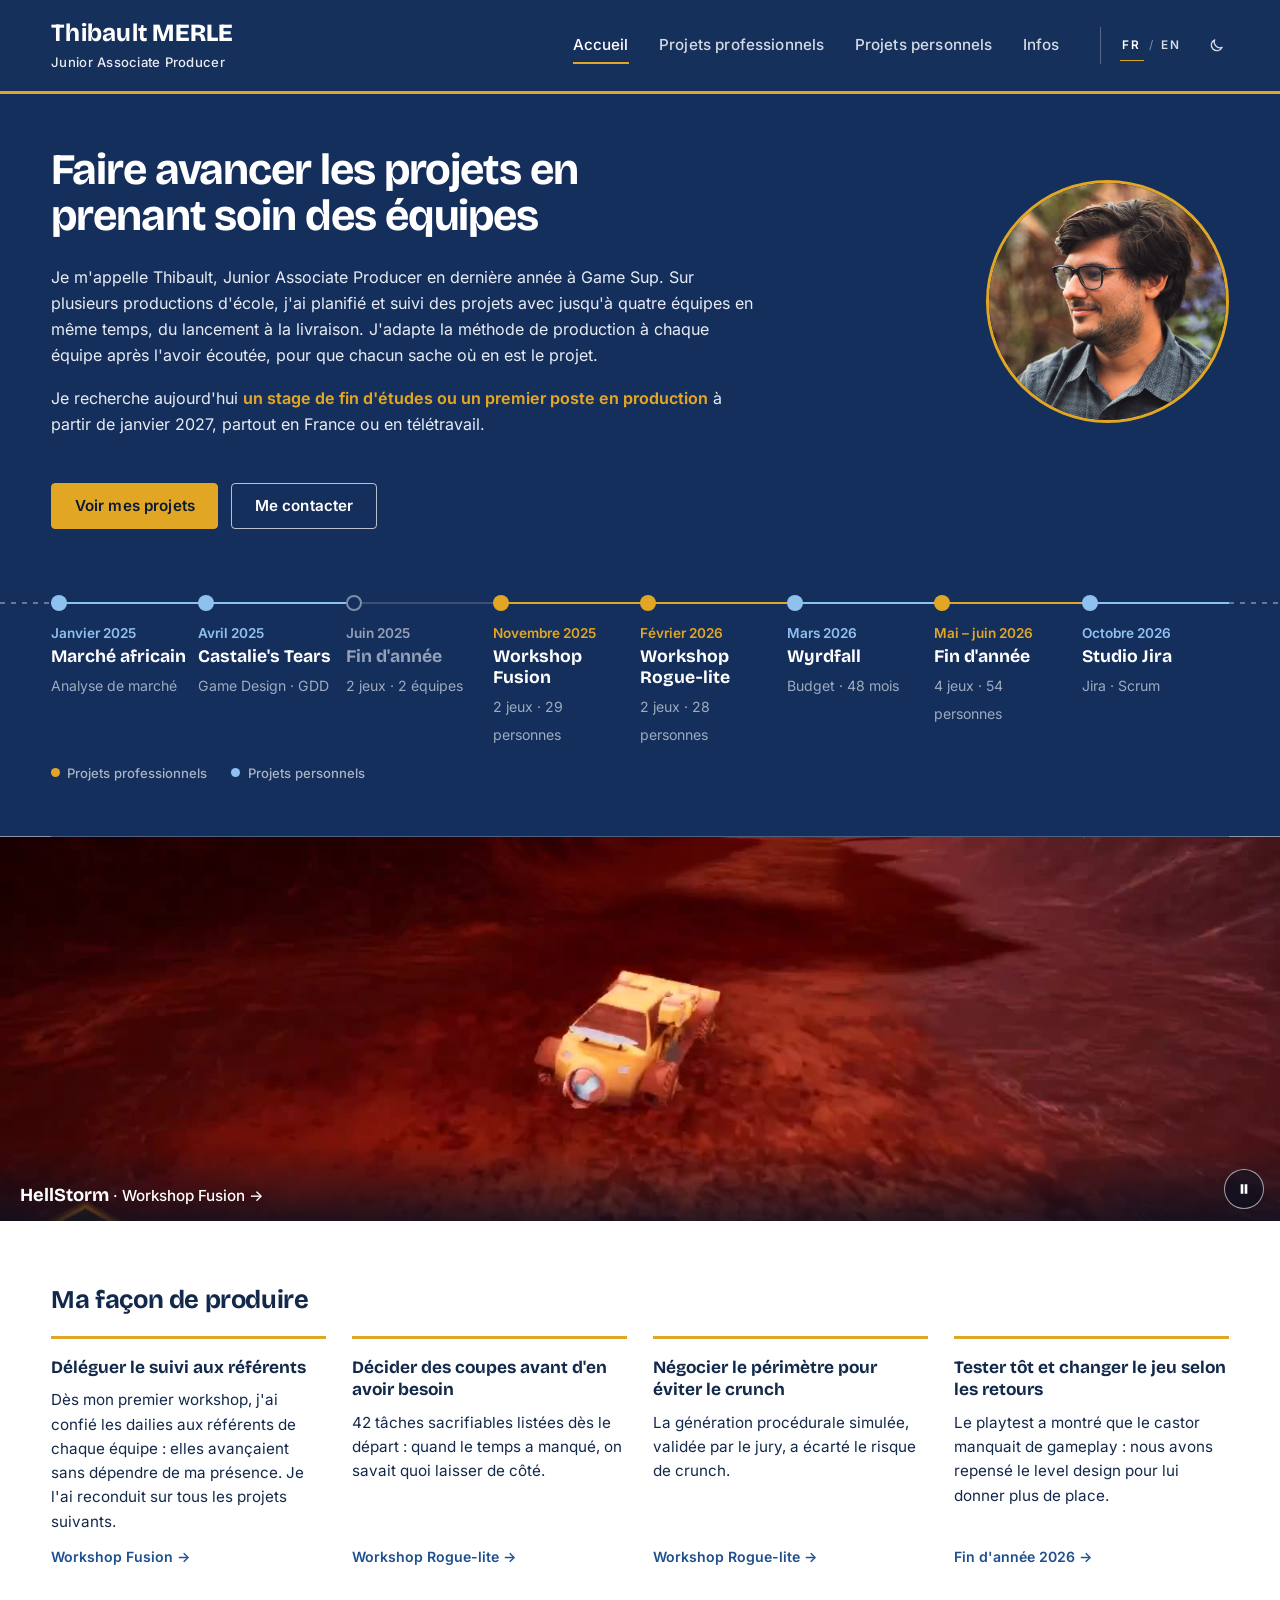
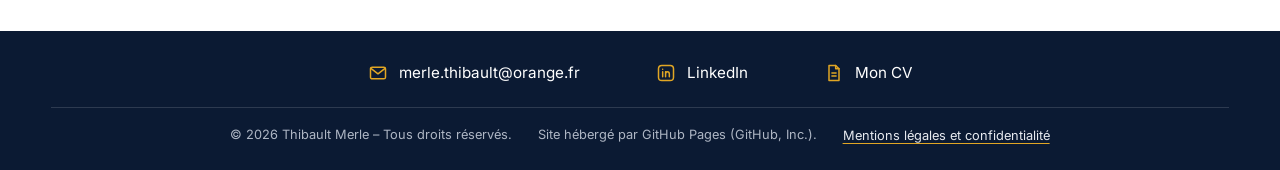
<file: index.html>
<!DOCTYPE html>
<html lang="fr">
<head>
<meta charset="utf-8">
<meta name="viewport" content="width=device-width, initial-scale=1, viewport-fit=cover">
<meta http-equiv="Content-Security-Policy" content="default-src 'self'; script-src 'self'; style-src 'self'; font-src 'self'; img-src 'self' data:; connect-src 'self'; object-src 'none'; base-uri 'self'; form-action 'none'; upgrade-insecure-requests">
<meta name="referrer" content="strict-origin-when-cross-origin">
<title>Thibault Merle – Junior Associate Producer</title>
<meta name="description" content="Portfolio de Thibault Merle, Junior Associate Producer dans le jeu vidéo : productions menées à Game Sup, planification agile, budget et suivi d'équipes.">
<meta name="author" content="Thibault Merle">
<meta name="theme-color" content="#152F5C">
<link rel="canonical" href="https://merlethibaultproducer.github.io/">
<link rel="icon" href="favicon.svg" type="image/svg+xml">
<!-- Aperçu lors du partage du lien (LinkedIn, Discord, messageries…) -->
<meta property="og:type" content="website">
<meta property="og:site_name" content="Thibault Merle – Portfolio">
<meta property="og:title" content="Thibault Merle – Junior Associate Producer">
<meta property="og:description" content="Productions de jeux vidéo, planification agile, budget et suivi d'équipes : mon portfolio de producer.">
<meta property="og:url" content="https://merlethibaultproducer.github.io/">
<meta property="og:image" content="https://merlethibaultproducer.github.io/images/apercu-partage.jpg">
<meta property="og:image:width" content="1200">
<meta property="og:image:height" content="630">
<meta property="og:image:alt" content="Thibault Merle, Junior Associate Producer">
<meta property="og:locale" content="fr_FR">
<meta property="og:locale:alternate" content="en_GB">
<meta name="twitter:card" content="summary_large_image">
<link rel="stylesheet" href="css/style.css?v=20261108-2222">
</head>

<body>
<a class="skip" href="#view">Aller au contenu</a>
<header class="top"><div class="wrap">
  <a class="brand" data-go="#/" role="link" tabindex="0" id="brand"></a>
  <nav aria-label="Navigation principale"><ul id="nav"></ul></nav>
</div></header>
<main><div class="wrap" id="view"></div></main>
<div id="lb" role="dialog" aria-modal="true" aria-label="Image agrandie"><button type="button" aria-label="Fermer">×</button><img alt=""><p></p></div>
<footer><div class="wrap">
  <h2 id="h-contact" class="sr">Contact</h2><div class="contact-row" id="contact"></div>
  <h2 id="h-legal" class="sr">Informations légales</h2><div class="legal-row" id="legal"></div>
</div></footer>

<script src="js/images-m.js?v=20261108-2222"></script>
<script src="js/contenu.js?v=20261108-2222"></script>
<script src="js/app.js?v=20261108-2222"></script>
</body>
</html>
</file>
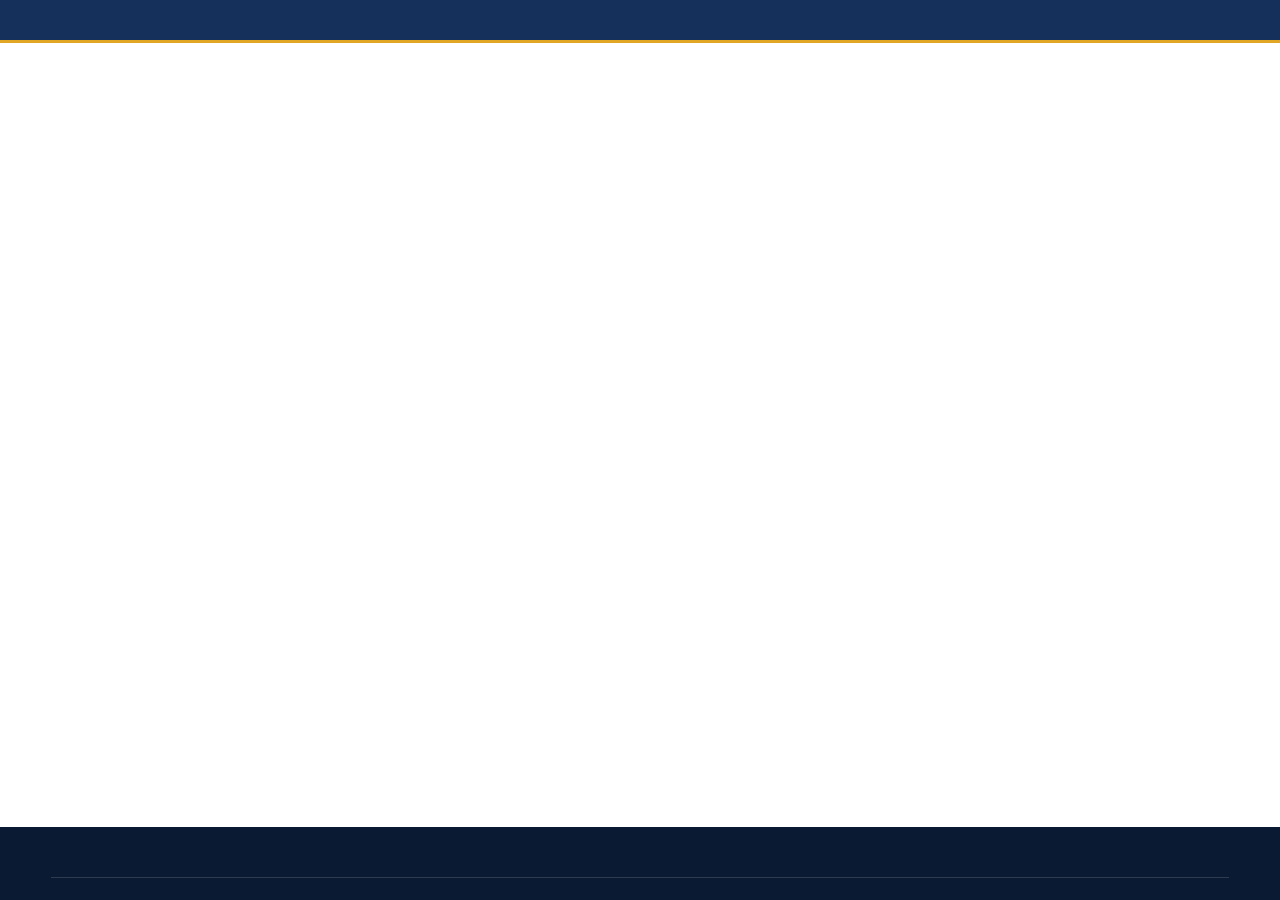
<file: projets/castalie-s-tears.html>
<!DOCTYPE html>
<html lang="fr">
<head>
<meta charset="utf-8">
<meta name="viewport" content="width=device-width, initial-scale=1">
<title>Castalie&#x27;s Tears – Thibault Merle</title>
<meta name="description" content="Le Game Design Document d&#x27;un RPG au tour par tour d&#x27;inspiration mythologique, de la boucle de jeu jusqu&#x27;à un niveau de Narrative Design.">
<link rel="canonical" href="https://merlethibaultproducer.github.io/projets/castalie-s-tears.html">
<meta property="og:type" content="article">
<meta property="og:site_name" content="Thibault Merle – Portfolio">
<meta property="og:title" content="Castalie&#x27;s Tears">
<meta property="og:description" content="Le Game Design Document d&#x27;un RPG au tour par tour d&#x27;inspiration mythologique, de la boucle de jeu jusqu&#x27;à un niveau de Narrative Design.">
<meta property="og:url" content="https://merlethibaultproducer.github.io/projets/castalie-s-tears.html">
<meta property="og:image" content="https://merlethibaultproducer.github.io/images/castalie-thumb.jpg">
<meta name="twitter:card" content="summary_large_image">
<meta http-equiv="refresh" content="0; url=../#/perso/castalie-s-tears">
</head>
<body><p><a href="../#/perso/castalie-s-tears">Castalie&#x27;s Tears</a></p></body>
</html>
</file>
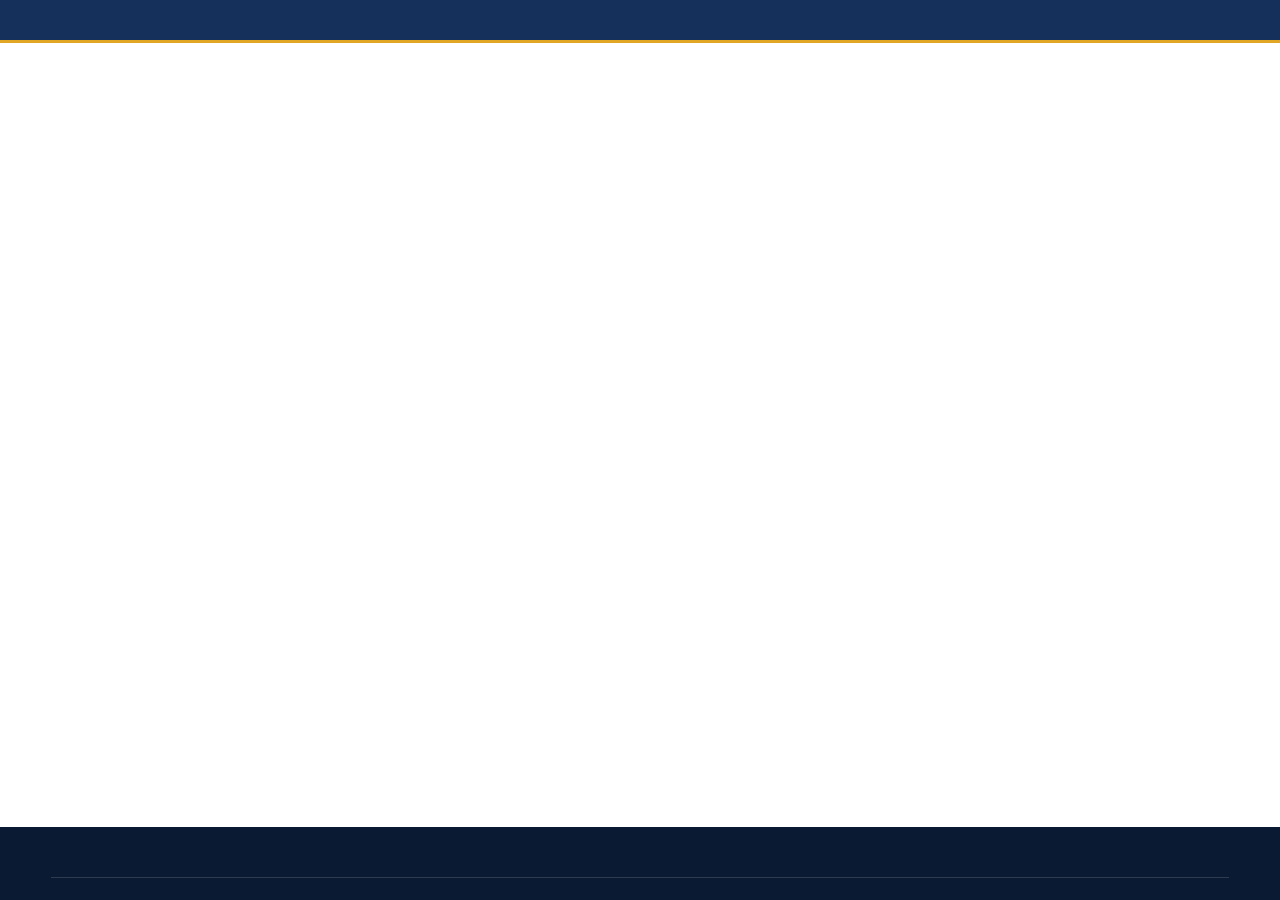
<file: projets/le-marche-africain-du-jeu-video-le-cas-du-nigeria.html>
<!DOCTYPE html>
<html lang="fr">
<head>
<meta charset="utf-8">
<meta name="viewport" content="width=device-width, initial-scale=1">
<title>Le marché africain du jeu vidéo : le cas du Nigéria – Thibault Merle</title>
<meta name="description" content="Une étude du marché africain du jeu vidéo à travers le Nigéria, où le mobile et le public local dessinent un modèle à part, encore freiné par les infrastructures.">
<link rel="canonical" href="https://merlethibaultproducer.github.io/projets/le-marche-africain-du-jeu-video-le-cas-du-nigeria.html">
<meta property="og:type" content="article">
<meta property="og:site_name" content="Thibault Merle – Portfolio">
<meta property="og:title" content="Le marché africain du jeu vidéo : le cas du Nigéria">
<meta property="og:description" content="Une étude du marché africain du jeu vidéo à travers le Nigéria, où le mobile et le public local dessinent un modèle à part, encore freiné par les infrastructures.">
<meta property="og:url" content="https://merlethibaultproducer.github.io/projets/le-marche-africain-du-jeu-video-le-cas-du-nigeria.html">
<meta property="og:image" content="https://merlethibaultproducer.github.io/images/nigeria-thumb.jpg">
<meta name="twitter:card" content="summary_large_image">
<meta http-equiv="refresh" content="0; url=../#/perso/le-marche-africain-du-jeu-video-le-cas-du-nigeria">
</head>
<body><p><a href="../#/perso/le-marche-africain-du-jeu-video-le-cas-du-nigeria">Le marché africain du jeu vidéo : le cas du Nigéria</a></p></body>
</html>
</file>
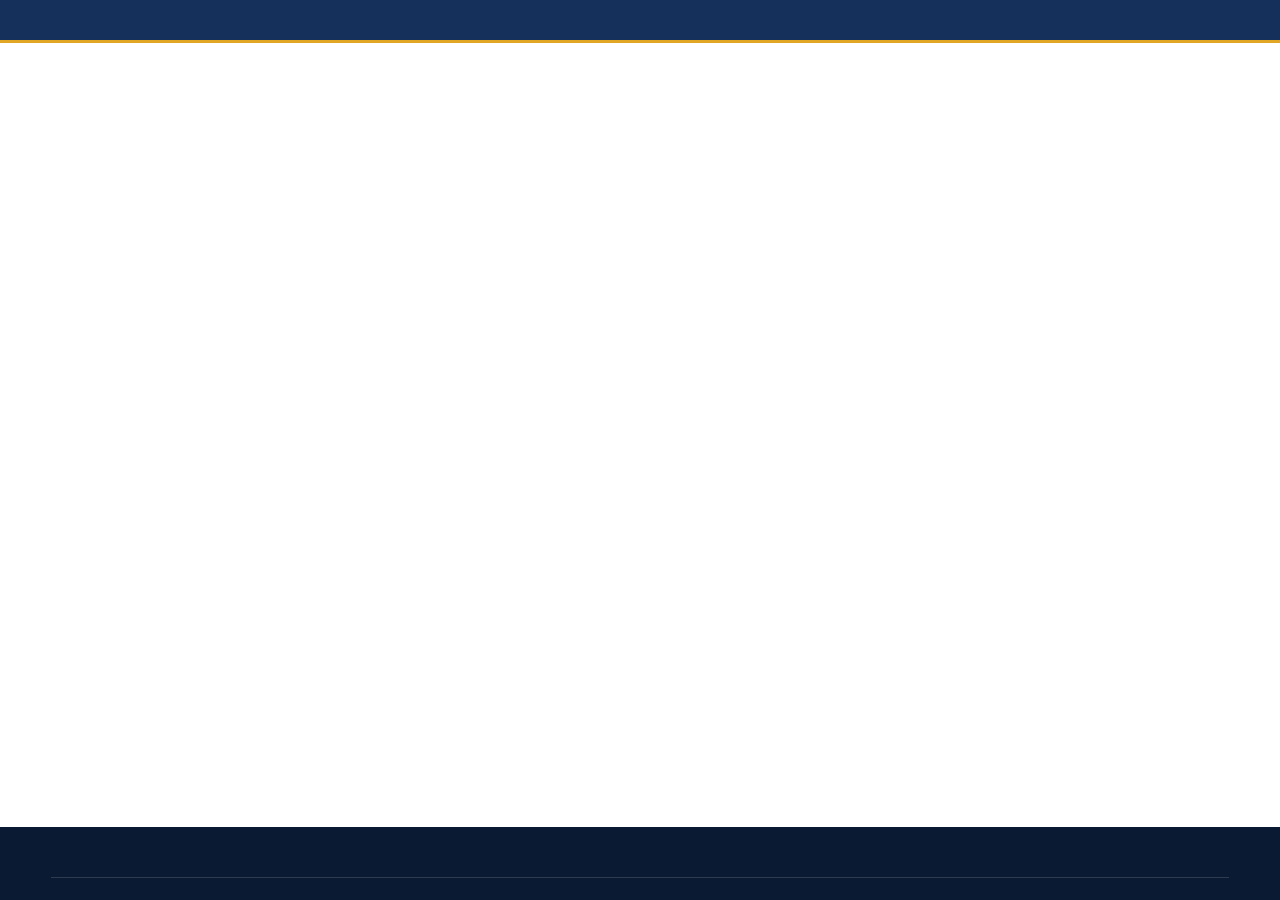
<file: projets/projet-jira-et-agile-un-studio-en-mise-en-situation-octobre-2026.html>
<!DOCTYPE html>
<html lang="fr">
<head>
<meta charset="utf-8">
<meta name="viewport" content="width=device-width, initial-scale=1">
<title>Projet Jira et Agile : un studio en mise en situation – Thibault Merle</title>
<meta name="description" content="La production d&#x27;un action-RPG AA fictif, structurée seul dans Jira, des boards au registre des risques.">
<link rel="canonical" href="https://merlethibaultproducer.github.io/projets/projet-jira-et-agile-un-studio-en-mise-en-situation-octobre-2026.html">
<meta property="og:type" content="article">
<meta property="og:site_name" content="Thibault Merle – Portfolio">
<meta property="og:title" content="Projet Jira et Agile : un studio en mise en situation">
<meta property="og:description" content="La production d&#x27;un action-RPG AA fictif, structurée seul dans Jira, des boards au registre des risques.">
<meta property="og:url" content="https://merlethibaultproducer.github.io/projets/projet-jira-et-agile-un-studio-en-mise-en-situation-octobre-2026.html">
<meta property="og:image" content="https://merlethibaultproducer.github.io/images/jira-vignette.jpg">
<meta name="twitter:card" content="summary_large_image">
<meta http-equiv="refresh" content="0; url=../#/perso/projet-jira-et-agile-un-studio-en-mise-en-situation-octobre-2026">
</head>
<body><p><a href="../#/perso/projet-jira-et-agile-un-studio-en-mise-en-situation-octobre-2026">Projet Jira et Agile : un studio en mise en situation</a></p></body>
</html>
</file>
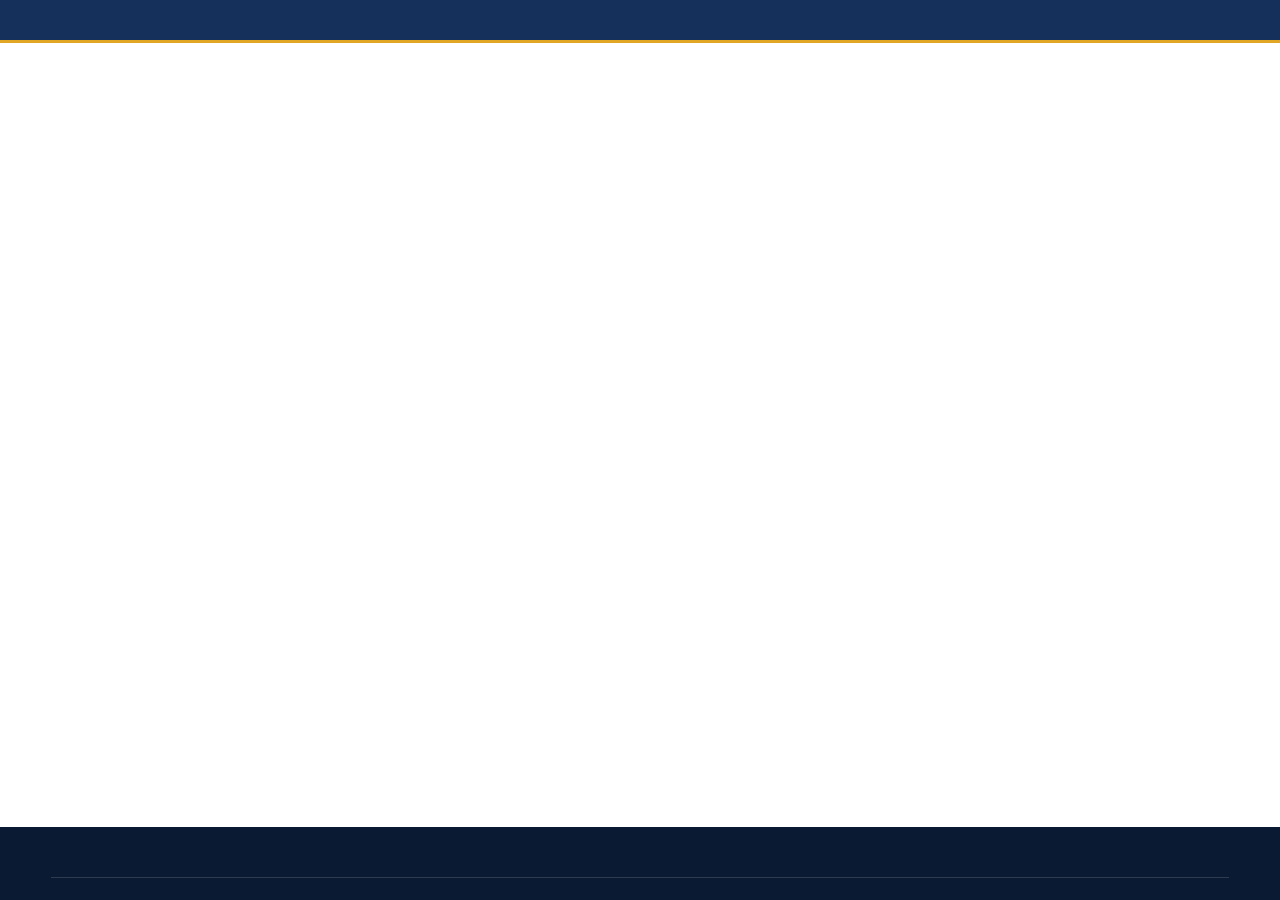
<file: projets/projets-de-fin-d-annee-quatre-jeux-en-parallele-mai-juin-2026.html>
<!DOCTYPE html>
<html lang="fr">
<head>
<meta charset="utf-8">
<meta name="viewport" content="width=device-width, initial-scale=1">
<title>Quatre jeux en parallèle – Thibault Merle</title>
<meta name="description" content="La production d&#x27;une promotion entière par un seul producer, du lancement à la livraison au jury, avec une crise de direction artistique à mi-parcours.">
<link rel="canonical" href="https://merlethibaultproducer.github.io/projets/projets-de-fin-d-annee-quatre-jeux-en-parallele-mai-juin-2026.html">
<meta property="og:type" content="article">
<meta property="og:site_name" content="Thibault Merle – Portfolio">
<meta property="og:title" content="Quatre jeux en parallèle">
<meta property="og:description" content="La production d&#x27;une promotion entière par un seul producer, du lancement à la livraison au jury, avec une crise de direction artistique à mi-parcours.">
<meta property="og:url" content="https://merlethibaultproducer.github.io/projets/projets-de-fin-d-annee-quatre-jeux-en-parallele-mai-juin-2026.html">
<meta property="og:image" content="https://merlethibaultproducer.github.io/images/fin-annee-2026-thumb.jpg">
<meta name="twitter:card" content="summary_large_image">
<meta http-equiv="refresh" content="0; url=../#/pro/projets-de-fin-d-annee-quatre-jeux-en-parallele-mai-juin-2026">
</head>
<body><p><a href="../#/pro/projets-de-fin-d-annee-quatre-jeux-en-parallele-mai-juin-2026">Quatre jeux en parallèle</a></p></body>
</html>
</file>
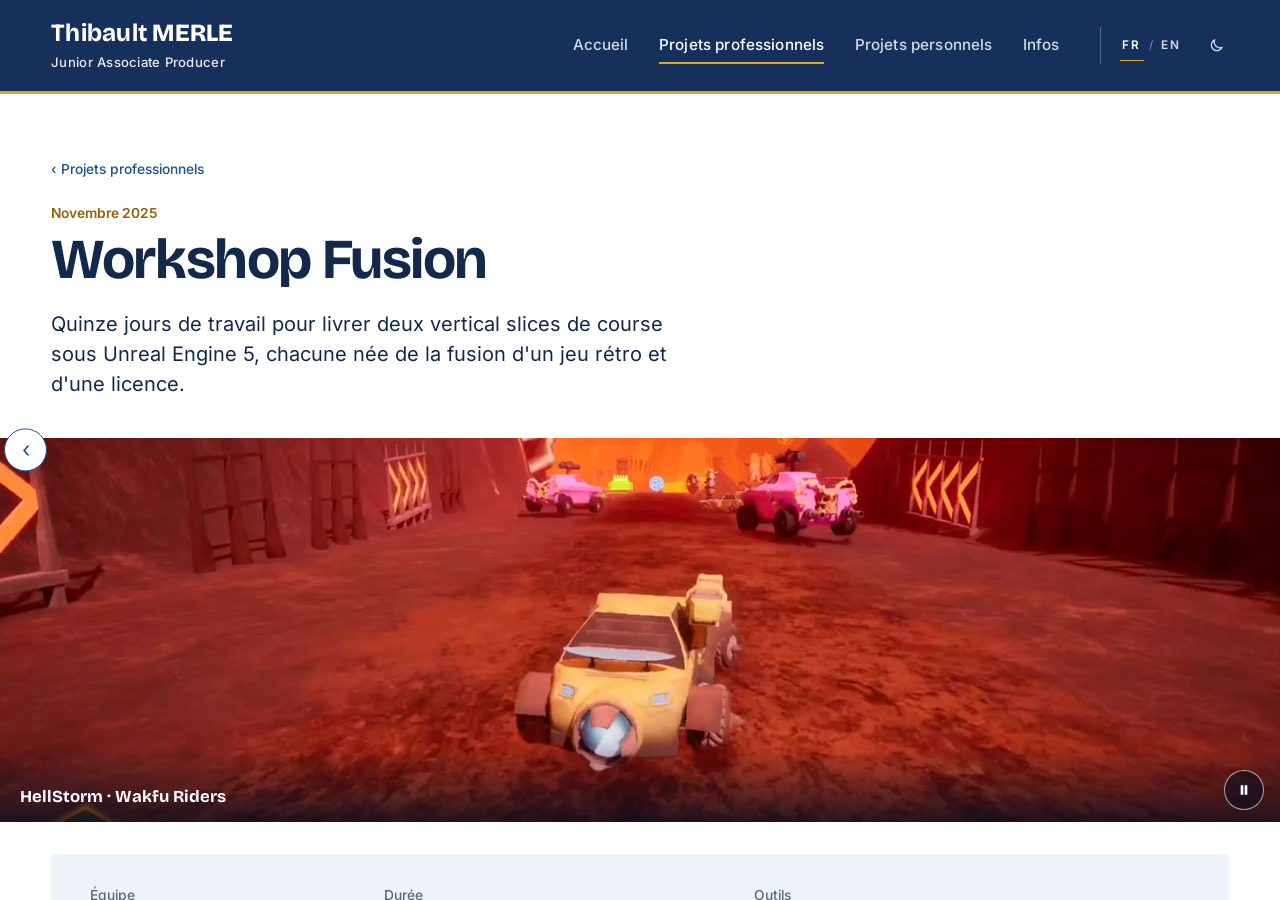
<file: projets/workshop-fusion-novembre-2025.html>
<!DOCTYPE html>
<html lang="fr">
<head>
<meta charset="utf-8">
<meta name="viewport" content="width=device-width, initial-scale=1">
<title>Workshop Fusion – Novembre 2025 – Thibault Merle</title>
<meta name="description" content="Quinze jours de travail pour livrer deux vertical slices de course sous Unreal Engine 5, chacune née de la fusion d&#x27;un jeu rétro et d&#x27;une licence.">
<link rel="canonical" href="https://merlethibaultproducer.github.io/projets/workshop-fusion-novembre-2025.html">
<meta property="og:type" content="article">
<meta property="og:site_name" content="Thibault Merle – Portfolio">
<meta property="og:title" content="Workshop Fusion – Novembre 2025">
<meta property="og:description" content="Quinze jours de travail pour livrer deux vertical slices de course sous Unreal Engine 5, chacune née de la fusion d&#x27;un jeu rétro et d&#x27;une licence.">
<meta property="og:url" content="https://merlethibaultproducer.github.io/projets/workshop-fusion-novembre-2025.html">
<meta property="og:image" content="https://merlethibaultproducer.github.io/images/fusion-thumb.jpg">
<meta name="twitter:card" content="summary_large_image">
<meta http-equiv="refresh" content="0; url=../#/pro/workshop-fusion-novembre-2025">
</head>
<body><p><a href="../#/pro/workshop-fusion-novembre-2025">Workshop Fusion – Novembre 2025</a></p></body>
</html>
</file>
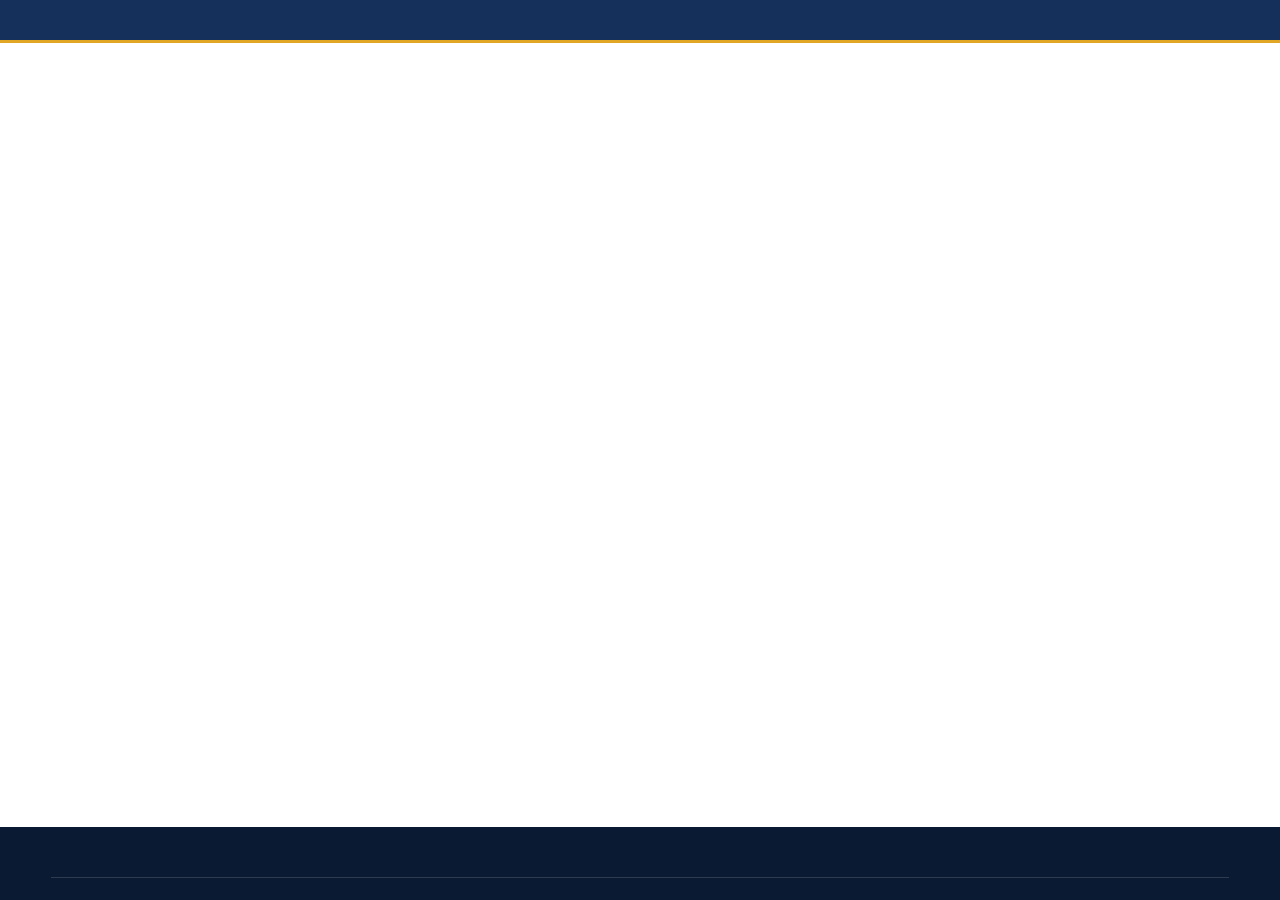
<file: projets/workshop-rogue-lite-fevrier-2026.html>
<!DOCTYPE html>
<html lang="fr">
<head>
<meta charset="utf-8">
<meta name="viewport" content="width=device-width, initial-scale=1">
<title>Workshop Rogue-lite – Février 2026 – Thibault Merle</title>
<meta name="description" content="Quinze jours pour livrer deux rogue-lites jouables sous Unity, chacun d&#x27;après une licence de film.">
<link rel="canonical" href="https://merlethibaultproducer.github.io/projets/workshop-rogue-lite-fevrier-2026.html">
<meta property="og:type" content="article">
<meta property="og:site_name" content="Thibault Merle – Portfolio">
<meta property="og:title" content="Workshop Rogue-lite – Février 2026">
<meta property="og:description" content="Quinze jours pour livrer deux rogue-lites jouables sous Unity, chacun d&#x27;après une licence de film.">
<meta property="og:url" content="https://merlethibaultproducer.github.io/projets/workshop-rogue-lite-fevrier-2026.html">
<meta property="og:image" content="https://merlethibaultproducer.github.io/images/rogue-thumb.jpg">
<meta name="twitter:card" content="summary_large_image">
<meta http-equiv="refresh" content="0; url=../#/pro/workshop-rogue-lite-fevrier-2026">
</head>
<body><p><a href="../#/pro/workshop-rogue-lite-fevrier-2026">Workshop Rogue-lite – Février 2026</a></p></body>
</html>
</file>
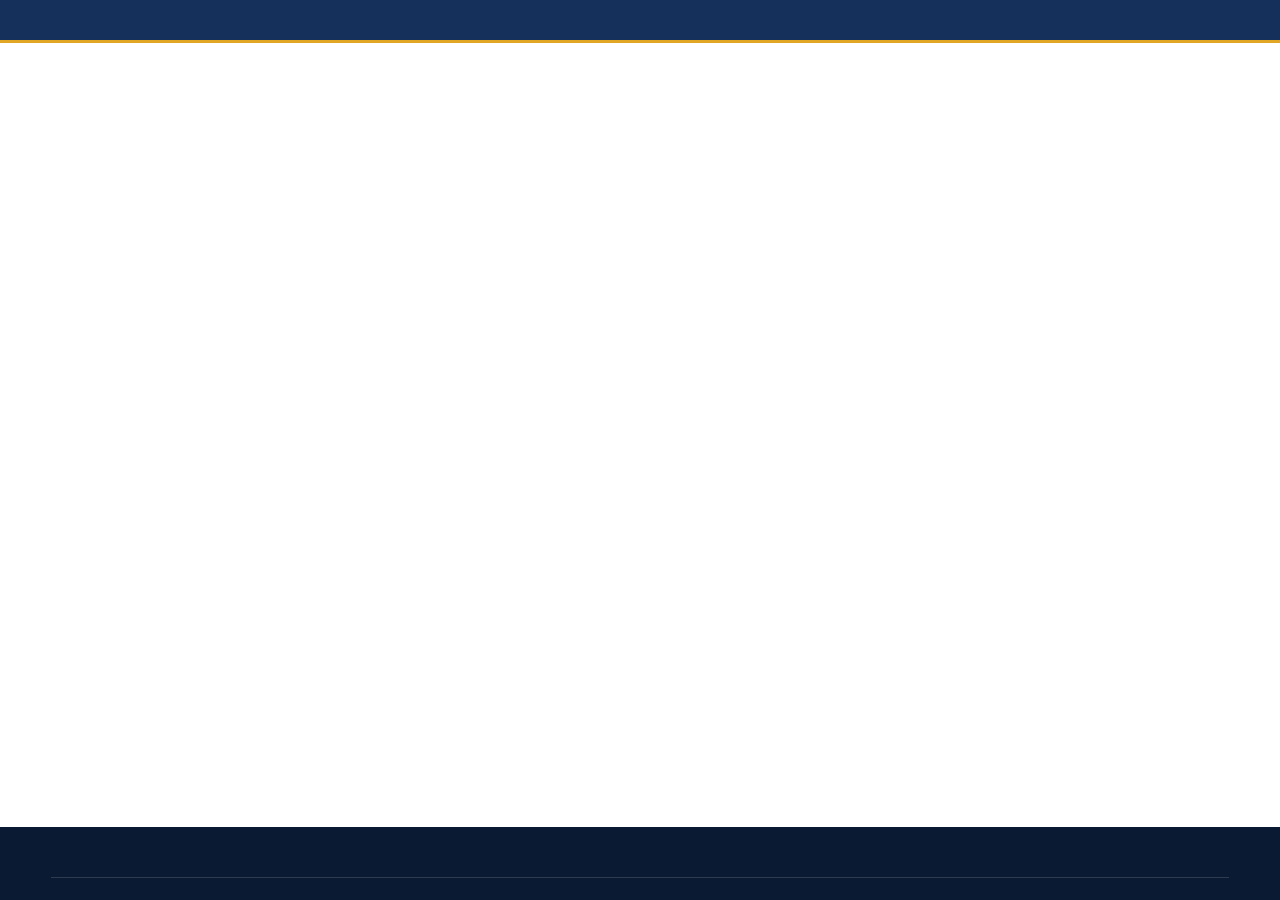
<file: projets/wyrdfall.html>
<!DOCTYPE html>
<html lang="fr">
<head>
<meta charset="utf-8">
<meta name="viewport" content="width=device-width, initial-scale=1">
<title>Wyrdfall – Thibault Merle</title>
<meta name="description" content="Dossier de production d&#x27;un jeu AA de 48 mois : équipe, budget, planning, estimation des ventes et seuil de rentabilité.">
<link rel="canonical" href="https://merlethibaultproducer.github.io/projets/wyrdfall.html">
<meta property="og:type" content="article">
<meta property="og:site_name" content="Thibault Merle – Portfolio">
<meta property="og:title" content="Wyrdfall">
<meta property="og:description" content="Dossier de production d&#x27;un jeu AA de 48 mois : équipe, budget, planning, estimation des ventes et seuil de rentabilité.">
<meta property="og:url" content="https://merlethibaultproducer.github.io/projets/wyrdfall.html">
<meta property="og:image" content="https://merlethibaultproducer.github.io/images/wyrdfall-vignette.jpg">
<meta name="twitter:card" content="summary_large_image">
<meta http-equiv="refresh" content="0; url=../#/perso/wyrdfall">
</head>
<body><p><a href="../#/perso/wyrdfall">Wyrdfall</a></p></body>
</html>
</file>
<file: css/style.css>
/* ============================================================
   Portfolio – Thibault Merle
   Feuille de style unique. Couleurs et polices sont définies
   en variables dans :root ; le mode nuit les redéfinit sous
   [data-theme="dark"], toujours posé par js/app.js.
   Titres : Bricolage Grotesque (fonts/, licence OFL) ;
   texte courant : Inter.
   ============================================================ */
:root {
  --maxw: 1560px;
  --gut: clamp(1.25rem,4vw,5rem);
  box-sizing: border-box;
}
html {
  scroll-padding-top: env(safe-area-inset-top,0px);
  height: 100%;
  font-size: clamp(16px,.2vw + 13.2px,17px);
}
*,
*::before,
*::after {
  box-sizing: inherit;
}
body {
  margin: 0;
  min-height: 100%;
  color: var(--ink);
  font: 300 1rem/1.75 var(--sans);
  display: flex;
  flex-direction: column;
}
a {
  color: inherit;
}
[data-go] {
  cursor: pointer;
}
:focus-visible {
  outline: 3px solid var(--gold);
  outline-offset: 3px;
}
.wrap {
  width: min(var(--maxw),100% - 2 * var(--gut));
  margin-inline: auto;
}
header.top .wrap {
  display: flex;
  justify-content: space-between;
  align-items: center;
  gap: .8rem 2rem;
  flex-wrap: wrap;
  padding-block: 1.25rem;
  position: relative;
}
nav ul {
  display: flex;
  gap: .2rem 1.9rem;
  list-style: none;
  margin: 0;
  padding: 0;
  flex-wrap: wrap;
  justify-content: flex-end;
}
nav a {
  display: inline-block;
  padding: .4rem 0;
  border-bottom: 1px solid transparent;
  color: #D5DBE5;
  text-transform: none;
  letter-spacing: .01em;
  font: 500 .95rem/1.4 var(--sans);
}
main {
  flex: 1;
  padding-block: 3.75rem 4.5rem;
  overflow-x: clip;
}
h1,
h2,
h3 {
  margin: 0 0 1rem;
  font-weight: 600;
}
h1 {
  align-items: center;
  gap: 1.4rem;
}
h1::after {
  content: "";
  flex: 1;
  min-width: 2rem;
  height: 1px;
  background: var(--rule);
}
.portrait {
  justify-self: center;
  aspect-ratio: 1;
  border-radius: 50%;
  overflow: hidden;
  display: grid;
  place-items: center;
  font: 400 3.4rem var(--serif);
  color: var(--gold-on-deep);
  letter-spacing: .06em;
}
.portrait img {
  width: 100%;
  object-fit: cover;
}
@media(min-width:1250px) {
  .card h3 {
    font-size: 1.15rem;
  }
}
@media(max-width:600px) {
  .grid {
    grid-template-columns: 1fr;
  }
}
.card .thumb img {
  width: 100%;
  object-fit: cover;
}
.thumb.has-img img {
  transition: inset .4s ease,width .4s ease,height .4s ease,transform .4s ease;
}
@media(hover:hover) {
  .thumb.has-img:not(.contain):hover img {
    transform: scale(1.06);
  }
}
.card p {
  color: var(--muted);
}
.btn {
  display: inline-block;
  text-decoration: none;
  border: 1px solid var(--btn);
  cursor: pointer;
  transition: background .2s,color .2s,border-color .2s,transform .2s;
  text-transform: none;
  letter-spacing: .01em;
  font: 600 .95rem/1.4 var(--sans);
  border-radius: 4px;
  padding: .7rem 1.4rem;
}
.empty {
  padding: 3rem;
  border: 1px dashed var(--gold);
  text-align: center;
  color: var(--muted);
  border-radius: var(--r);
}
.back {
  display: inline-block;
  margin-bottom: 1.5rem;
  color: var(--gold-text);
  text-transform: none;
  letter-spacing: 0;
  font: 500 .92rem var(--sans);
}
.foot-actions {
  display: flex;
  flex-wrap: wrap;
  gap: 1rem;
  justify-content: center;
  margin: 2.5rem 0 1rem;
}
.foot-actions .btn {
  display: inline-flex;
  align-items: center;
  gap: .6rem;
}
.foot-actions .btn,
.foot-actions .btn.ghost {
  transition: background .2s,color .2s;
}
.foot-actions svg {
  width: 1.05em;
  flex: none;
}
@media print {
  .foot-actions {
    display: none;
  }
}
.meta {
  margin: 1.8rem 0 0;
  padding: 0;
  list-style: none;
  border-top: 2px solid var(--gold);
}
.meta li {
  display: flex;
  justify-content: space-between;
  gap: 1rem;
  padding: .65rem 0;
  border-bottom: 1px solid var(--line);
  font-size: .95rem;
}
.meta span::before {
  content: "";
  margin-right: .65rem;
  vertical-align: middle;
  display: none;
}
.project {
  max-width: 1040px;
  margin-inline: auto;
}
.project .cover {
  position: relative;
  aspect-ratio: 16/9;
  margin: 1.5rem 0 0;
  overflow: hidden;
  display: grid;
  place-items: center;
  font: 400 5rem var(--serif);
}
.project .cover::after {
  content: "";
  position: absolute;
  pointer-events: none;
  inset: 8px;
  border: 1px solid rgba(255,255,255,.55);
  border-radius: calc(var(--r) - 4px);
}
.project .cover img {
  width: 100%;
  object-fit: cover;
}
.prose {
  margin-top: 2.5rem;
  --img-h: 30rem;
}
.prose ul {
  padding: 0;
  list-style: none;
}
.prose li {
  margin: .4rem 0;
  padding-left: 1.3rem;
  position: relative;
}
.prose li::before {
  content: "";
  position: absolute;
  left: 0;
  top: .78em;
}
.prose figure {
  margin: 2rem 0;
}
.prose figure img,
.ph {
  display: block;
  width: 100%;
  background: var(--tint);
  border-radius: 8px;
}
.ph {
  aspect-ratio: 16/9;
  display: grid;
  place-items: center;
  color: var(--muted);
  border: 1px dashed var(--gold);
  font-size: .95rem;
}
.prose figcaption {
  margin-top: .5rem;
}
.car-track {
  display: flex;
  position: relative;
  overflow-x: auto;
  scroll-snap-type: x mandatory;
  gap: 1rem;
  scrollbar-width: none;
  scroll-behavior: smooth;
}
.car-s {
  flex: 0 0 100%;
  min-width: 0;
  scroll-snap-align: start;
}
.car-nav {
  display: flex;
  align-items: center;
  justify-content: center;
  gap: 1rem;
  margin-top: .9rem;
}
.car-nav button {
  width: 2.5rem;
  height: 2.5rem;
  border-radius: 50%;
  line-height: 1;
  cursor: pointer;
  transition: background .2s,color .2s;
}
.car-cnt {
  font: 600 .78rem var(--sans);
  letter-spacing: .14em;
  color: var(--muted);
  min-width: 3.5rem;
  text-align: center;
}
.brow .bm figure.sm {
  max-width: 14rem;
}
.prose blockquote cite {
  display: block;
}
.pn {
  display: flex;
  justify-content: space-between;
  gap: 1rem;
  margin: 4rem auto 0;
  max-width: 1040px;
  padding-top: 1.5rem;
  border-top: 2px solid var(--gold);
}
.pn a {
  max-width: 48%;
}
.pn a small {
  display: block;
  font: 500 .72rem var(--sans);
}
.pn a b {
  font: 400 1.15rem var(--serif);
  color: var(--ink);
}
.pn .next {
  text-align: right;
  margin-left: auto;
}
.side {
  position: fixed;
  top: 50%;
  transform: translateY(-50%);
  border-radius: 50%;
  border: 1px solid var(--gold);
  background: var(--surface);
  place-items: center;
  z-index: 5;
}
footer {
  font-size: .9rem;
}
footer .wrap {
  grid-template-columns: 1fr 1fr;
  gap: 2.5rem;
}
footer h2 {
  font: 500 .74rem var(--sans);
  letter-spacing: .24em;
  text-transform: uppercase;
  margin-bottom: .9rem;
  padding-bottom: .6rem;
  border-bottom: 1px solid rgba(169,184,255,.5);
}
footer a.social {
  display: inline-flex;
  align-items: center;
  text-decoration: none;
}
footer a.social svg {
  flex: none;
  color: var(--gold);
}
footer a.social:hover span {
  text-decoration: underline;
  text-decoration-color: var(--gold);
}
@media(max-width:600px) {
  footer .wrap {
    grid-template-columns: 1fr;
  }
}
@media print {
  header.top,
  footer,
  .noprint,
  .side,
  .pn {
    display: none!important;
  }
  main {
    padding: 0;
  }
  img {
    -webkit-print-color-adjust: exact;
    print-color-adjust: exact;
  }
}
@media(max-width:700px) {
  nav ul {
    justify-content: flex-start;
    gap: .15rem 1.1rem;
  }
}
@media(prefers-reduced-motion:reduce) {
  * {
    transition: none!important;
    scroll-behavior: auto!important;
  }
}
.project.large {
  max-width: none;
}
.project.large .prose {
  margin-top: 2rem;
}
.band {
  position: relative;
  background: none;
  border: 0;
  border-radius: 0;
  box-shadow: none;
  padding: 2.8rem 0 0;
  margin: 0 0 3rem;
  transition: none;
}
.band-head {
  align-items: baseline;
  margin-bottom: 1.6rem;
  border-bottom: 0;
  padding-bottom: 0;
  gap: .9rem;
  display: block;
}
.band-head h2 {
  margin: 0;
  position: relative;
  font-weight: 650;
}
.brow {
  display: grid;
  grid-template-columns: minmax(0,1fr) minmax(0,1.2fr);
  gap: clamp(1.5rem,4vw,4.5rem);
  align-items: center;
}
.brow.solo {
  grid-template-columns: minmax(0,1fr);
}
.brow .bt p {
  margin: 0 0 1.1rem;
  max-width: 68ch;
}
.brow .bm {
  display: grid;
  gap: 1.4rem;
  justify-items: center;
  align-content: center;
}
.brow .bm figure {
  margin: 0;
}
.zf {
  position: relative;
  overflow: hidden;
  cursor: zoom-in;
  line-height: 0;
  background: var(--grad);
}
.zf img {
  transition: transform .5s ease;
}
.zf::after {
  content: "";
  position: absolute;
  inset: 8px;
  border: 1px solid var(--gold);
  pointer-events: none;
  transition: inset .35s ease,border-color .35s ease;
  border-radius: 6px;
}
.zf .lens {
  position: absolute;
  right: 16px;
  bottom: 16px;
  width: 2.4rem;
  height: 2.4rem;
  border-radius: 50%;
  border: 1px solid var(--gold);
  display: grid;
  place-items: center;
  opacity: 0;
  transform: translateY(6px);
  transition: opacity .3s,transform .3s;
  z-index: 2;
  background: var(--band);
  color: var(--gold);
}
@media(hover:hover) {
  .zf:hover img {
    transform: scale(1.05);
  }
  .zf:hover::after {
    inset: 14px;
  }
  .zf:hover .lens {
    opacity: 1;
    transform: none;
  }
}
.band figcaption {
  margin-top: .55rem;
}
.stats {
  display: grid;
  gap: 1rem;
  grid-template-columns: repeat(2,minmax(0,1fr));
}
.stat b {
  display: block;
  font: 400 clamp(1.4rem,2vw,1.9rem)/1.1 var(--serif);
}
.stat span {
  display: block;
  margin-top: .35rem;
  font: 500 .68rem/1.4 var(--sans);
  opacity: .9;
  text-transform: none;
  letter-spacing: 0;
  color: var(--muted);
}
.fiche h3 {
  font: 500 .74rem/1.4 var(--sans);
}
.fiche ul {
  margin: 0;
}
.fiche li {
  margin: .45rem 0;
}
.tbl {
  border-collapse: collapse;
  font-size: .92rem;
  overflow: hidden;
}
.tbl caption {
  text-align: left;
  text-transform: none;
  letter-spacing: 0;
  font: 700 1rem/1.4 var(--sans);
  color: var(--head);
  background: none;
  padding: 0 0 .6rem;
}
.tbl th {
  text-align: right;
  font: 500 .7rem/1.4 var(--sans);
  padding: .6rem 1rem;
  border-bottom: 1px solid var(--gold);
}
.tbl th:first-child,
.tbl td:first-child {
  text-align: left;
}
.tbl td {
  text-align: right;
  padding: .5rem 1rem;
  border-bottom: 1px solid var(--line);
  font-variant-numeric: tabular-nums;
}
.tbl tr.grp td {
  background: var(--tint);
  color: var(--gold-text);
  font: 500 .78rem/1.4 var(--sans);
}
.tbl td.pos {
  color: #2F6B4F;
  font-weight: 500;
}
.tbl td.neg {
  color: #9A3B3B;
  font-weight: 500;
}
:root[data-theme="dark"] .tbl td.pos {
  color: #8FD3B0;
}
:root[data-theme="dark"] .tbl td.neg {
  color: #F0A0A0;
}
#lb {
  position: fixed;
  inset: 0;
  z-index: 60;
  display: none;
  place-items: center;
  padding: 2.5rem;
  cursor: zoom-out;
  background: rgba(22,27,36,.95);
}
#lb.on {
  display: grid;
}
#lb img {
  max-width: 100%;
  border: 1px solid var(--gold);
  box-shadow: 0 20px 60px rgba(0,0,0,.6);
}
#lb button {
  position: absolute;
  top: 1rem;
  right: 1rem;
  width: 2.8rem;
  height: 2.8rem;
  border-radius: 50%;
  border: 1px solid var(--gold);
  background: transparent;
  font-size: 1.4rem;
  cursor: pointer;
  color: var(--gold);
}
#lb p {
  position: absolute;
  bottom: .9rem;
  left: 0;
  right: 0;
  margin: 0;
  text-align: center;
  color: #D9D4E8;
  font: italic 400 .9rem var(--serif);
}
.etapes {
  list-style: none;
  margin: 0;
  counter-reset: e;
}
.etapes h3 {
  font: 500 .74rem/1.4 var(--sans);
}
.band .etapes li {
  padding: 0 0 1.1rem 2.6rem;
  margin: .0;
}
.etapes li:last-child {
  padding-bottom: 0;
}
.band .etapes li::before {
  counter-increment: e;
  content: counter(e);
  top: 0;
  width: 1.7rem;
  height: 1.7rem;
  border-radius: 50%;
  border: 1px solid var(--gold);
  display: grid;
  place-items: center;
  font: 500 .8rem var(--sans);
  background: #fff;
  color: var(--gold-n);
}
.band .etapes li:not(:last-child)::after {
  content: "";
  position: absolute;
  left: .85rem;
  top: 1.8rem;
  bottom: .1rem;
  width: 1px;
  background: var(--rule);
}
.etapes li b {
  display: block;
  font-weight: 500;
  line-height: 1.4;
}
.etapes li span {
  display: block;
  color: var(--muted);
  font-size: .9rem;
  line-height: 1.5;
  margin-top: .15rem;
}
.schema svg {
  display: block;
  width: 100%;
}
.schema .cap {
  margin-top: .55rem;
}
.schema svg .t {
  fill: var(--ink);
}
.schema svg .m {
  fill: var(--muted);
}
.schema svg .g {
  fill: var(--gold-text);
}
.schema svg .ond {
  fill: #FFFFFF;
}
.schema svg .ln {
  stroke-width: 1.2;
  fill: none;
  stroke: #E1A624;
}
.schema svg .axis {
  stroke: var(--muted);
  opacity: .6;
}
nav ul li.lang {
  display: flex;
  align-items: center;
  gap: .35rem;
  margin-left: .6rem;
  padding-left: 1.2rem;
  border-left: 1px solid rgba(169,184,255,.55);
}
nav .lang button {
  background: none;
  border: 0;
  padding: .4rem .15rem;
  font: 500 .74rem/1.4 var(--sans);
  letter-spacing: .17em;
  cursor: pointer;
  border-bottom: 1px solid transparent;
}
nav .lang span {
  font-size: .74rem;
  color: #D5DBE5;
  opacity: .55;
}
:root {
  --r: 12px;
}
header.top {
  position: relative;
  overflow: hidden;
  color: var(--on-band);
  border-bottom: 3px solid var(--gold);
  background: #16305C;
}
header.top::before {
  content: "";
  position: absolute;
  inset: 0;
  pointer-events: none;
}
h3 {
  font-size: 1.15rem;
}
.btn:hover {
  transform: translateY(-1px);
}
.card .thumb,
.project .cover {
  background: var(--grad);
}
.pn a b {
  font-weight: 600;
  font-size: 1.05rem;
}
.side {
  border-color: var(--gold-text);
  color: var(--gold-text);
  box-shadow: var(--shadow);
}
.stat b {
  font-weight: 700;
}
#lb img {
  border-radius: 8px;
}
.band blockquote {
  margin: 0;
}
.band blockquote cite {
  margin-top: .5rem;
  font: 500 .72rem var(--sans);
}
.tbl.plain th,
.tbl.plain td {
  text-align: left;
  vertical-align: top;
  font-variant-numeric: normal;
}
.tbl.plain td {
  padding: .7rem 1rem;
  line-height: 1.55;
}
.tbl.plain td:first-child {
  white-space: nowrap;
  width: 1%;
  color: var(--gold-text);
}
@media(max-width:700px) {
  .tbl.plain td:first-child {
    white-space: normal;
    width: auto;
  }
  .tbl.plain th,
  .tbl.plain td {
    padding: .6rem .6rem;
  }
  .tbl.plain caption {
    padding: .7rem .6rem;
  }
}
.src {
  margin: 0;
  padding: 0 0 0 1.4rem;
  columns: 2 22rem;
  column-gap: 3rem;
  font-size: .85rem;
  line-height: 1.5;
}
.src li::before {
  display: none;
}
.src li {
  margin: .35rem 0;
  break-inside: avoid;
  padding-left: .2rem;
}
.src a {
  word-break: break-word;
  color: var(--gold-text);
}
:root {
  --on-band: #FFFFFF;
  --brand2: #E1A624;
  --on-deep: #FFFFFF;
  --gold: #E1A624;
  --gold-on-deep: #E1A624;
  --gold-d: #8F6208;
  --gold-n: #B9830F;
  --tint: #EBE7DF;
  --soft: #F3F1EC;
  --on-btn: #FFFFFF;
  --chart: url("data:image/svg+xml,<svg xmlns='http://www.w3.org/2000/svg' width='330' height='100' viewBox='0 0 330 100'><rect x='2' y='4' width='96' height='92' rx='7' fill='%23FFFFFF' fill-opacity='.035' stroke='%23FFFFFF' stroke-opacity='.10'/><rect x='12' y='13' width='34' height='4' rx='2' fill='%23FFFFFF' fill-opacity='.16'/><rect x='10' y='24' width='80' height='18' rx='4' fill='%23FFFFFF' fill-opacity='.07'/><rect x='17' y='31' width='22' height='4' rx='2' fill='%23FFFFFF' fill-opacity='.16'/><rect x='10' y='48' width='80' height='18' rx='4' fill='%23FFFFFF' fill-opacity='.07'/><rect x='17' y='55' width='22' height='4' rx='2' fill='%23FFFFFF' fill-opacity='.16'/><rect x='10' y='72' width='80' height='18' rx='4' fill='%23FFFFFF' fill-opacity='.07'/><rect x='17' y='79' width='22' height='4' rx='2' fill='%23FFFFFF' fill-opacity='.16'/><rect x='117' y='4' width='96' height='92' rx='7' fill='%23FFFFFF' fill-opacity='.035' stroke='%23FFFFFF' stroke-opacity='.10'/><rect x='127' y='13' width='34' height='4' rx='2' fill='%23FFFFFF' fill-opacity='.16'/><rect x='125' y='24' width='80' height='18' rx='4' fill='%23FFFFFF' fill-opacity='.07'/><rect x='132' y='31' width='22' height='4' rx='2' fill='%23FFFFFF' fill-opacity='.16'/><rect x='125' y='48' width='80' height='18' rx='4' fill='%23FFFFFF' fill-opacity='.07'/><rect x='132' y='55' width='22' height='4' rx='2' fill='%23FFFFFF' fill-opacity='.16'/><rect x='232' y='4' width='96' height='92' rx='7' fill='%23FFFFFF' fill-opacity='.035' stroke='%23FFFFFF' stroke-opacity='.10'/><rect x='242' y='13' width='34' height='4' rx='2' fill='%23FFFFFF' fill-opacity='.16'/><rect x='240' y='24' width='80' height='18' rx='4' fill='%23E1A624' fill-opacity='.38'/><rect x='247' y='31' width='22' height='4' rx='2' fill='%23FFFFFF' fill-opacity='.22'/><rect x='240' y='48' width='80' height='18' rx='4' fill='%23FFFFFF' fill-opacity='.07'/><rect x='247' y='55' width='22' height='4' rx='2' fill='%23FFFFFF' fill-opacity='.16'/><path d='M305 57l3.5 3.5 7-7' fill='none' stroke='%23FFFFFF' stroke-opacity='.45' stroke-width='1.6' stroke-linecap='round' stroke-linejoin='round'/><rect x='240' y='72' width='80' height='18' rx='4' fill='%23FFFFFF' fill-opacity='.07'/><rect x='247' y='79' width='22' height='4' rx='2' fill='%23FFFFFF' fill-opacity='.16'/><path d='M305 81l3.5 3.5 7-7' fill='none' stroke='%23FFFFFF' stroke-opacity='.45' stroke-width='1.6' stroke-linecap='round' stroke-linejoin='round'/></svg>");
  --sans: 'Inter',system-ui,'Segoe UI',Arial,sans-serif;
}
:root[data-theme="dark"] {
  --band: #122A52;
  --band-d: #13294B;
  --bg: #0D1A30;
  --surface: #14253F;
  --muted: #A9B1BF;
  --tint: #1B2D4A;
  --line: #28406A;
  --soft: #172A47;
  --rule: #3A4455;
  --gold-d: #E1A624;
  --gold-n: #E1A624;
  --on-btn: #13294B;
  --deep: #122A52;
  --shadow: 0 6px 22px -10px rgba(0,0,0,.6);
}
body {
  background: var(--bg);
  font-weight: 400;
}
:focus-visible {
  outline-color: var(--gold-text);
}
header.top::before {
  background: var(--chart) right 1.5rem center/auto 92% no-repeat;
}
.brand {
  font: 700 1.55rem/1.1 var(--sans);
  display: inline-flex;
  flex-direction: column;
  gap: .2rem;
}
.brand .b2 {
  font-weight: 800;
}
.brand:hover {
  opacity: .92;
}
nav a:hover {
  color: #fff;
}
nav a[aria-current="page"] {
  color: #fff;
  border-bottom: 2px solid var(--gold);
}
nav ul li.lang {
  border-left-color: rgba(255,255,255,.28);
}
nav .lang button {
  color: #D5DBE5;
  font-weight: 600;
}
nav .lang button:hover {
  color: #fff;
}
nav .lang button[aria-pressed="true"] {
  color: #fff;
  border-bottom-color: var(--gold);
}
footer {
  color: #E7EAF0;
  border-top: 3px solid var(--gold);
}
footer h2 {
  color: var(--gold);
  border-bottom-color: rgba(255,255,255,.2);
  font-weight: 700;
}
footer a {
  color: #fff;
}
.back:hover {
  color: var(--ink);
}
.btn:hover,
.btn.ghost:hover,
.foot-actions .btn:hover,
.foot-actions .btn.ghost:hover,
.foot-actions .btn:focus-visible {
  background: var(--gold);
  color: #13294B;
  border-color: var(--gold);
  filter: none;
}
.btn.ghost,
.foot-actions .btn,
.foot-actions .btn.ghost {
  background: transparent;
  color: var(--head);
  border-color: var(--head);
}
.side:hover {
  background: var(--gold);
  color: #13294B;
}
.car-nav button:hover {
  background: var(--gold);
  color: #13294B;
  border-color: var(--gold);
}
.card .thumb,
.card .thumb .ph,
.project .cover {
  color: var(--gold);
}
.project .cover::after,
.zf::after {
  border-color: rgba(225,166,36,.8);
}
.pn a small {
  color: var(--gold-text);
}
.prose li::before,
.meta span::before {
  background: var(--dia);
  width: .42rem;
  height: .42rem;
}
.tbl th {
  color: var(--gold-text);
}
.schema svg .navy {
  fill: #152F5C;
}
.schema svg .gold {
  fill: #E1A624;
}
#lb img {
  border-color: rgba(225,166,36,.7);
}
.grid {
  display: flex;
  flex-wrap: wrap;
  align-items: stretch;
}
.grid.few {
  justify-content: space-evenly;
  gap: 3rem 1.5rem;
}
.card {
  flex: 0 1 17rem;
  max-width: 100%;
  min-width: 0;
  display: flex;
  flex-direction: column;
}
.card h3 {
  overflow-wrap: anywhere;
  margin: 1.15rem 0 .35rem;
  line-height: 1.3;
}
@media(max-width:600px) {
  .grid,
  .grid.few {
    flex-direction: column;
    align-items: center;
    gap: 2.5rem;
  }
  .card {
    flex: 0 0 auto;
    width: min(100%,22rem);
  }
}
.grid.exo .thumb.has-img img {
  position: absolute;
  transition: inset .35s ease,width .35s ease,height .35s ease,border-radius .35s ease,transform .35s ease;
  inset: 0;
  width: 100%;
  height: 100%;
  border-radius: 0;
}
.grid.exo .thumb.has-img::after {
  z-index: 1;
}
@media(hover:hover) {
  .grid.exo .card:hover .thumb.has-img img,
  .grid.exo .thumb.has-img:focus-visible img {
    inset: 0;
    width: 100%;
    height: 100%;
    border-radius: 0;
    transform: none;
  }
}
.legal-page {
  max-width: 46rem;
  margin-inline: auto;
}
.legal-page section {
  margin-top: 2.2rem;
  padding-top: 1.4rem;
  border-top: 1px solid var(--line);
}
.legal-page h2 {
  margin-bottom: .7rem;
  font: 700 1.2rem/1.3 var(--sans);
}
.legal-page p {
  margin: 0 0 .7rem;
}
.legal-page a {
  color: var(--gold-text);
  text-underline-offset: 2px;
}
.legal-page .legal-date {
  margin-top: 2.5rem;
  color: var(--muted);
  font-size: .88rem;
}
footer #legal a {
  text-decoration: underline;
  text-decoration-color: var(--gold);
  text-underline-offset: 3px;
}
.project .prose p,
.project .prose li,
.brow .bt p,
.brow .bt li {
  -webkit-hyphens: auto;
  hyphens: auto;
}
.brow .bm>* {
  width: 100%;
}
.brow .bm:has(> figure + figure) {
  display: flex;
  flex-wrap: wrap;
  justify-content: center;
  align-items: flex-start;
}
.brow .bm:has(> figure + figure)>figure {
  flex: 1 1 13rem;
  max-width: calc(50% - .7rem);
}
@media(max-width:600px) {
  .brow .bm:has(> figure + figure)>figure {
    max-width: 100%;
  }
}
.prose>figure,
.brow.solo .bt>figure {
  margin-left: auto;
  margin-right: auto;
  max-width: min(100%,62rem);
}
.prose figure.car,
.brow.solo .bt>figure.car {
  max-width: 46rem;
}
.prose>figure>figcaption,
.brow.solo .bt>figure>figcaption,
.car figcaption {
  text-align: center;
}
.brow .bm figcaption,
.brow .bm .schema .cap {
  text-align: center;
}
.brow .bt,
.brow .bm,
.prose,
.band,
.legal-page {
  min-width: 0;
}
.prose,
.band,
.legal-page,
footer {
  overflow-wrap: break-word;
}
@media(max-width:900px) {
  .brow {
    grid-template-columns: minmax(0,1fr);
  }
}
@media(max-width:600px) {
  .tbl {
    display: block;
    overflow-x: auto;
    -webkit-overflow-scrolling: touch;
    font-size: .8rem;
  }
  .tbl th,
  .tbl td {
    padding: .45rem .55rem;
  }
  .tbl caption {
    display: block;
  }
  .meta li {
    flex-wrap: wrap;
    gap: .2rem 1rem;
    justify-content: flex-end;
    text-align: right;
  }
  .meta li>span {
    margin-right: auto;
  }
}
@media(max-width:900px) {
  nav ul li.lang {
    position: absolute;
    top: 1.3rem;
    right: 0;
    border-left: 0;
    padding-left: 0;
    margin-left: 0;
  }
}
@media(max-width:700px) {
  header.top .wrap {
    padding-block: 1rem .9rem;
    row-gap: .6rem;
  }
  nav ul li.lang {
    top: 1.15rem;
  }
}
@media(max-width:380px) {
  .tbl {
    font-size: .74rem;
  }
  .tbl th,
  .tbl td {
    padding: .4rem .35rem;
  }
  .stats {
    grid-template-columns: minmax(0,1fr);
  }
}
.brief {
  display: grid;
  gap: 1.6rem;
  margin: 2.2rem 0 .4rem;
}
.brief.two {
  grid-template-columns: repeat(2,minmax(0,1fr));
}
@media(max-width:900px) {
  .brief.two {
    grid-template-columns: minmax(0,1fr);
  }
}
.brief dl {
  margin: 0;
  display: grid;
  grid-template-columns: auto minmax(0,1fr);
  gap: .7rem 1.4rem;
}
.brief dt {
  color: var(--muted);
  white-space: nowrap;
  text-transform: none;
  letter-spacing: 0;
  font: 600 .9rem var(--sans);
}
.brief dd {
  margin: 0;
}
.brief ul {
  margin: 0;
  padding: 0;
  list-style: none;
}
.brief li {
  position: relative;
  padding-left: 1.3rem;
  margin: .55rem 0;
}
.brief li::before {
  position: absolute;
  left: 0;
}
@media(max-width:600px) {
  .brief dl {
    grid-template-columns: minmax(0,1fr);
    gap: .1rem;
  }
  .brief dd {
    margin-bottom: .8rem;
  }
}
:root {
  --serif: 'Inter',system-ui,'Segoe UI',Arial,sans-serif;
  --dia: #AD956B;
}
.sr {
  position: absolute;
  width: 1px;
  height: 1px;
  overflow: hidden;
  clip: rect(0 0 0 0);
  white-space: nowrap;
}
.band-num {
  letter-spacing: -.02em;
  font: 700 1.05rem/1 var(--sans);
  color: var(--gold-n);
  min-width: auto;
  display: none;
}
.prose blockquote,
.band blockquote {
  font: 400 1.05rem/1.7 var(--sans);
  padding: .2rem 0 .2rem 1.3rem;
}
.prose blockquote cite,
.band blockquote cite {
  /* contraste AA en mode clair */
  color: var(--gold-d);
  font-weight: 600;
  text-transform: none;
  letter-spacing: 0;
}
figcaption,
.prose figcaption,
.car figcaption,
.schema .cap {
  font: 400 .82rem/1.5 var(--sans);
  color: var(--muted);
}
.fiche h3,
.etapes h3,
.brief h2 {
  font-weight: 700;
}
.card h3 small {
  display: block;
  margin-bottom: .3rem;
  font: 700 .74rem/1.4 var(--sans);
  color: var(--gold-d);  /* contraste AA en mode clair */
}
.intro {
  padding: .2rem 0 .2rem 1.5rem;
}
footer {
  padding-block: 1.8rem 1.4rem;
}
footer .contact-row {
  display: flex;
  flex-wrap: wrap;
  justify-content: center;
  gap: .8rem clamp(2rem,6vw,5.5rem);
  padding-bottom: 1.3rem;
  border-bottom: 1px solid rgba(255,255,255,.14);
}
footer .contact-row a.social {
  font-size: .95rem;
  gap: .65rem;
}
footer .legal-row p {
  margin: 1rem 0 0;
  display: flex;
  flex-wrap: wrap;
  justify-content: center;
  gap: .3rem 1.6rem;
  font-size: .8rem;
  opacity: 1;
  color: #AEB6C4;
}
footer .legal-row a {
  color: #E7EAF0;
}
@media(max-width:600px) {
  footer .contact-row {
    flex-direction: column;
    align-items: center;
  }
}
.card .cmeta {
  flex: none;
  margin: 0 0 .75rem;
  font-size: .84rem;
  line-height: 1.45;
}
.card .cmeta b {
  font-weight: 600;
  color: var(--ink);
}
.card .cdesc {
  margin: 0 0 1.3rem;
  padding-top: .75rem;
  border-top: 1px solid var(--line);
  font-size: .92rem;
  line-height: 1.65;
  -webkit-hyphens: auto;
}
@media(min-width:601px) {
  .grid {
    display: grid;
    grid-template-columns: repeat(auto-fit,minmax(13rem,16.5rem));
  }
  .grid .card {
    display: grid;
    grid-template-rows: subgrid;
    grid-row: span 5;
    row-gap: 0;
    width: auto;
    max-width: none;
  }
}
.home-intro {
  display: grid;
  gap: clamp(2rem,5vw,5rem);
  align-items: center;
}
.home-intro .portrait {
  width: clamp(220px,22vw,320px);
  background: var(--band-d);
  order: 2;
  grid-column: 2;
  grid-row: 1;
}
.home-intro .intro {
  margin: 0;
  grid-column: 1;
  grid-row: 1;
  align-self: center;
  border-left: 0;
  padding-left: 0;
}
.home-intro .intro p {
  -webkit-hyphens: auto;
}
.home-intro {
  grid-template-columns: minmax(0,1fr) auto;
}
@media(max-width:860px) {
  .home-intro {
    grid-template-columns: minmax(0,1fr);
  }
  .home-intro .portrait {
    order: -1;
    grid-column: 1;
    margin-bottom: 2.2rem;
  }
}
.home-intro {
  row-gap: 0;
}
.home-intro .home-txt {
  display: contents;
}
.home-intro .cta {
  grid-column: 1;
  grid-row: 2;
  margin: 2.6rem 0 0;
  display: flex;
  flex-wrap: wrap;
  gap: .8rem;
}
@media(max-width:860px) {
  .home-intro .intro {
    grid-row: 2;
  }
  .home-intro .cta {
    grid-row: 3;
  }
}
.prose figure.car.teams,
.brow.solo .bt>figure.car.teams {
  max-width: none;
  margin: 1.6rem 0 0;
}
.car.teams .car-track {
  align-items: flex-start;
}
.team {
  padding: clamp(1.2rem,2.5vw,2rem);
  border: 0;
  background: #EEF3FA;
  border-radius: 4px;
}
.team header {
  display: grid;
  grid-template-columns: auto 1fr;
  column-gap: 1rem;
  align-items: baseline;
  margin-bottom: 1.4rem;
  padding-bottom: 1rem;
}
.team .tm-k {
  grid-row: span 2;
  border-radius: 6px;
  align-self: center;
  background: none;
  border: 0;
  padding: 0;
  color: var(--gold-d);
  text-transform: none;
  letter-spacing: 0;
  font: 600 .95rem var(--sans);
}
.team h3 {
  margin: 0;
  font: 700 clamp(1.2rem,2vw,1.5rem)/1.2 var(--sans);
}
.tm-cols {
  display: grid;
  grid-template-columns: repeat(2,minmax(0,1fr));
  gap: 1.4rem clamp(1.5rem,4vw,3.5rem);
}
.tm-col h4 {
  display: flex;
  align-items: center;
  gap: .6rem;
  margin: 0 0 .7rem;
  font: 700 .74rem/1.4 var(--sans);
  text-transform: none;
  letter-spacing: 0;
  color: var(--head);
}
.tm-col h4 small {
  font: 700 .7rem/1 var(--sans);
  color: var(--muted);
  border-radius: 999px;
  padding: .2rem .5rem;
  background: #fff;
}
.tm-col ul {
  margin: 0;
  display: grid;
  gap: .1rem;
}
.tm-col li {
  display: flex;
  flex-wrap: wrap;
  align-items: baseline;
  justify-content: space-between;
  gap: .1rem 1rem;
  padding: .55rem .2rem;
}
.tm-col li::before {
  display: none;
}
.tm-col li a {
  display: inline-flex;
  align-items: center;
  gap: .5rem;
  font-weight: 600;
  text-decoration: none;
}
.tm-col li a svg {
  width: 17px;
  height: 17px;
  flex: none;
  color: var(--hl);
}
.tm-col li a:hover .tm-n,
.tm-col li a:focus-visible .tm-n {
  color: var(--hl);
  text-decoration: underline;
  text-underline-offset: 3px;
}
.tm-col .tm-r {
  color: var(--muted);
  text-align: right;
}
.tm-col li.me {
  padding-right: .6rem;
  background: none;
  border-radius: 0;
  border-left: 0;
  padding-left: .2rem;
}
.tm-col li.me .tm-r {
  /* contraste AA en mode clair */
  color: var(--gold-d);
  font-weight: 700;
  text-transform: none;
  letter-spacing: 0;
  font-size: .84rem;
}
@media(max-width:760px) {
  .tm-cols {
    grid-template-columns: minmax(0,1fr);
  }
  .tm-col .tm-r {
    text-align: left;
    flex-basis: 100%;
    padding-left: 1.6rem;
  }
}
@media(max-width:600px) {
  .team header {
    grid-template-columns: minmax(0,1fr);
  }
  .team .tm-k {
    grid-row: auto;
    justify-self: start;
    margin-bottom: .7rem;
  }
}
:root {
  --band: #152F5C;
  --band-d: #0B1A33;
  --deep: #152F5C;
  --head: #13294B;
  --ink: #13294B;
  --btn: #152F5C;
  --hl: #1F4F8F;
  --gold-text: #1F4F8F;
  --title-blue: #2C63B0;
  --brand1: #FFFFFF;
  --grad: linear-gradient(160deg,#1A3A6E 0%,#122A52 100%);
  --shadow: 0 6px 22px -10px rgba(19,41,75,.35);
}
:root[data-theme="dark"] {
  --ink: #EEF2F8;
  --head: #EEF2F8;
  --hl: #8DB8F0;
  --gold-text: #8DB8F0;
  --title-blue: #8DB8F0;
  --btn: #2C63B0;
}
footer {
  background: #0B1A33;
}
.brand,
.brand .b1,
.brand .b2,
.brand:hover {
  color: #FFFFFF;
}
.tm-prod {
  max-width: 30rem;
  margin: 0 auto 1.4rem;
}
.tm-prod li.me {
  margin-bottom: 0;
}
:root {
  --bg: #FFFFFF;
  --surface: #FFFFFF;
  --line: #E3E6EC;
  --rule: #E3E6EC;
  --muted: #5C6675;
}
main h1 {
  display: block;
  text-transform: none;
  font: 700 clamp(1.8rem,3.4vw,2.7rem)/1.15 var(--sans);
  overflow-wrap: normal;
}
main h1::after {
  display: none;
}
.lead {
  color: var(--muted);
}
.pn a small {
  text-transform: none;
  letter-spacing: 0;
  font-size: .85rem;
}
.pn a b {
  letter-spacing: 0;
}
.meta span {
  text-transform: none;
  letter-spacing: 0;
  font: 500 .92rem var(--sans);
  color: var(--muted);
}
.brief section {
  border: 0;
  box-shadow: none;
  background: #EEF3FA;
  border-radius: 4px;
  padding: 1.4rem 1.6rem;
}
.brief h2 {
  text-transform: none;
  letter-spacing: 0;
  font: 700 1.05rem/1.3 var(--sans);
  color: var(--head);
}
.fiche,
.etapes,
.band:nth-of-type(even) .fiche,
.band:nth-of-type(even) .etapes {
  background: none;
  border: 0;
  border-radius: 0;
  padding: 0;
}
.fiche h3,
.etapes h3 {
  text-transform: none;
  letter-spacing: 0;
  color: var(--head);
  margin: 0 0 .6rem;
}
.stat {
  background: none;
  color: var(--ink);
  border: 0;
  border-top: 1px solid var(--line);
  border-radius: 0;
  padding: .8rem 0 0;
}
.stat b {
  color: var(--head);
}
.tbl,
.band:nth-of-type(even) .tbl {
  background: none;
  border-radius: 0;
}
.tbl th {
  text-transform: none;
  letter-spacing: 0;
  font-weight: 600;
}
.zf::after,
.project .cover::after {
  display: none;
}
.zf,
.prose figure img,
.card .thumb,
.project .cover {
  box-shadow: none;
  border-radius: 3px;
}
.card h3 small {
  text-transform: none;
  letter-spacing: 0;
  font-size: .9rem;
}
.home-intro .portrait,
.portrait {
  box-shadow: none;
  border: 3px solid var(--gold);
}
:root[data-theme="dark"] body .team {
  background: #172A47;
}
:root[data-theme="dark"] body .brief section {
  background: #172A47;
}
.recap {
  background: #EEF3FA;
  border-radius: 4px;
  padding: clamp(1.3rem,2.6vw,2rem) clamp(1.3rem,3vw,2.4rem);
  margin: 2rem 0 3rem;
}
.recap .facts {
  display: flex;
  flex-wrap: wrap;
  gap: 1rem 3rem;
  margin: 0 0 1.3rem;
}
.recap .facts dt {
  font: 500 .82rem/1.4 var(--sans);
  color: var(--muted);
}
.recap .facts dd {
  margin: .15rem 0 0;
  font: 600 .95rem/1.4 var(--sans);
}
.recap-txt p {
  margin: 0 0 .9rem;
}
.recap-txt p:last-child {
  margin-bottom: 0;
}
:root[data-theme="dark"] .recap {
  background: #172A47;
}
:root[data-theme="dark"] .recap .facts {
  border-color: #28406A;
}
.recap-txt p {
  -webkit-hyphens: auto;
}
.tbl tr.grp td {
  letter-spacing: 0;
  font-weight: 600;
}
.cv-actions {
  display: flex;
  flex-wrap: wrap;
  gap: .8rem;
  margin: 1.6rem 0 0;
}
.sk-group {
  margin-top: 3.2rem;
  padding-top: 2.4rem;
  border-top: 1px solid var(--line);
}
.sk-group h2 {
  margin: 0 0 1.8rem;
  font: 700 clamp(1.35rem,2.2vw,1.75rem)/1.25 var(--sans);
}
.skills {
  grid-template-columns: repeat(auto-fill,minmax(min(100%,17rem),1fr));
}
.skill .sk-ic {
  color: var(--gold-n);
  margin-bottom: .6rem;
}
.skill h3 {
  margin: 0 0 .6rem;
  font: 700 1.05rem/1.35 var(--sans);
}
.skill ul {
  margin: 0;
  padding: 0;
  list-style: none;
}
.skill li {
  position: relative;
  margin: 0 0 .35rem;
  line-height: 1.55;
}
.skill li::before {
  content: "";
  position: absolute;
  left: 0;
  top: .62em;
  width: .32rem;
  height: .32rem;
  border-radius: 50%;
  background: var(--gold);
}
#lb img {
  max-height: calc(100vh - 5rem);
  object-fit: contain;
}
#lb.doc {
  overflow-y: auto;
  place-items: start center;
  padding: 3.5rem 1rem 3rem;
}
#lb.doc img {
  max-height: none;
  width: min(100%,920px);
  border-radius: 3px;
}
#lb.doc button,
#lb.doc p {
  position: fixed;
}
.infos-page {
  text-align: center;
}
.infos-page h1,
.infos-page .lead {
  margin-left: auto;
  margin-right: auto;
}
.infos-page .lead {
  max-width: 44rem;
}
.infos-page .cv-actions {
  justify-content: center;
}
.infos-page .skills {
  display: flex;
  flex-wrap: wrap;
  justify-content: center;
  gap: 2.4rem clamp(1.5rem,3vw,3rem);
  max-width: 62rem;
  margin-left: auto;
  margin-right: auto;
}
.infos-page .skill li {
  padding: 0;
}
.infos-page .skill li::before {
  display: none;
}
.infos-page .skill {
  flex: 0 1 17rem;
}
.infos-page .sk-wide .skills {
  max-width: 76rem;
}
.infos-page .sk-wide .skill {
  flex-basis: 15rem;
}
@media(max-width:1200px) {
  .infos-page .sk-wide .skills {
    max-width: 38rem;
  }
}
.schema svg .ob {
  fill: none;
  stroke: var(--head);
  stroke-width: 1.2;
}
.schema svg .ln2 {
  stroke: #B8C4D6;
  stroke-width: 1.2;
  fill: none;
}
:root[data-theme="dark"] .schema svg .ln2 {
  stroke: #3A5378;
}
.prose>.band:nth-of-type(even) {
  background: #F1F5FA;
  box-shadow: 0 0 0 100vmax #F1F5FA;
  clip-path: inset(0 -100vmax);
  border-top-color: transparent;
  padding-bottom: 2.8rem;
}
.prose>.band:nth-of-type(even)+.band {
  border-top-color: transparent;
}
.prose>.band:nth-of-type(even) .team,
.prose>.band:nth-of-type(even) .schema svg .sb {
  background: #fff;
  fill: #fff;
}
:root[data-theme="dark"] body .prose>.band:nth-of-type(even) {
  background: #12223A;
  box-shadow: 0 0 0 100vmax #12223A;
}
nav .lang .theme-btn {
  display: inline-flex;
  align-items: center;
  justify-content: center;
  margin-left: .9rem;
  padding: .25rem;
  border: 0;
  border-radius: 50%;
}
nav .lang .theme-btn:hover,
nav .lang .theme-btn:focus-visible {
  color: #fff;
}
.band-head h2::after {
  content: "";
  width: 3rem;
  height: 3px;
  margin-top: .75rem;
  background: var(--gold);
}
:root[data-theme="dark"] body .prose>.band:nth-of-type(even) .schema svg .sb {
  fill: #1B3150;
}
/* Mode nuit : la carte d'équipe garde son fond sombre, même dans une bande paire */
:root[data-theme="dark"] body .prose>.band:nth-of-type(even) .team {
  background: #172A47;
}
:root[data-theme="dark"] body .btn:not(.ghost) {
  color: #fff;
}
.band-head h2::before {
  content: "";
  width: .62rem;
  height: .62rem;
  margin: 0 .85rem .32rem 0;
  background: var(--gold);
  vertical-align: middle;
  display: none;
}
@media(min-width:1100px) {
  .prose {
    position: relative;
  }
  .prose::before {
    content: "";
    position: absolute;
    left: -2.1rem;
    top: 3.9rem;
    bottom: 3rem;
    width: 1px;
    background: var(--gold);
    opacity: .45;
  }
  .band-head h2::before {
    position: absolute;
    left: -2.43rem;
    top: .55em;
    margin: 0;
  }
}
header.top::before {
  -webkit-mask-image: none;
}
header.top::before {
  background-size: auto 88%;
  opacity: .38;
}
header.top::before {
  background-position: left 18.5rem center;
}
@media(min-width:1501px) {
  body:not(.is-home) header.top::before {
    background-position: calc(50% - 17rem) center;
  }
}
.prose::before {
  display: none;
}
body:not(.is-home) .brand {
  position: relative;
}
@media(min-width:1500px) {
  body:not(.is-home) .brand::after {
    content: "";
    position: absolute;
    top: 50%;
    background: var(--chart) left center/contain no-repeat;
    opacity: .38;
    pointer-events: none;
    left: calc(100% + 2.2rem);
    width: 210px;
    height: 66px;
  }
}
.thumb .survol {
  position: absolute;
  inset: 0;
  z-index: 4;
  display: flex;
  flex-direction: column;
  align-items: center;
  justify-content: center;
  gap: .9rem;
  padding: 1.2rem;
  background: rgba(11,26,51,.86);
  color: #fff;
  text-align: center;
  opacity: 0;
  transition: opacity .25s ease;
  pointer-events: none;
}
.thumb .survol .sv-eng {
  display: flex;
  flex-direction: column;
  align-items: center;
  gap: .45rem;
  font: 600 .95rem/1.2 var(--sans);
  letter-spacing: .02em;
}
.thumb .survol>i {
  width: 2.2rem;
  height: 2px;
  background: var(--gold);
}
.thumb .survol ul {
  margin: 0;
  padding: 0;
  list-style: none;
  display: grid;
  gap: .4rem;
}
.thumb .survol li {
  font: 500 1rem/1.3 var(--sans);
  color: #E6ECF5;
}
.thumb .survol li::before {
  display: none;
}
@media(hover:hover) {
  .card .thumb:hover .survol,
  .card .thumb:focus-visible .survol {
    opacity: 1;
  }
}
@media (prefers-reduced-motion:reduce) {
  .thumb .survol {
    transition: none;
  }
}
.thumb .survol .sv-eng img {
  width: 40px;
}
.thumb .survol li:first-child {
  font-weight: 700;
  color: #fff;
  margin-bottom: .15rem;
}
@media(max-width:600px) {
  /* vignette réduite : le texte de survol n'y tient pas */
}
.side {
  --sd: clamp(2rem,calc(4vw - .5rem),3rem);
  display: grid;
  width: var(--sd);
  height: var(--sd);
  font-size: calc(var(--sd) * .5);
}
.side.prev {
  left: max(.2rem,calc((max(var(--gut),(100vw - 1560px) / 2) - var(--sd)) / 2));
}
.side.next {
  right: max(.2rem,calc((max(var(--gut),(100vw - 1560px) / 2) - var(--sd)) / 2));
}
@media(max-width:760px) {
  .side {
    --sd: 2.7rem;
    top: auto;
    bottom: max(1rem,env(safe-area-inset-bottom,0px));
    transform: none;
    font-size: 1.3rem;
    display: none;
  }
  .side.prev {
    left: .8rem;
  }
  .side.next {
    right: .8rem;
  }
}
.list-head h1::after {
  width: 3rem;
  height: 3px;
  margin-top: .8rem;
  background: var(--gold);
}
.list-head .lead {
  max-width: 46rem;
  margin-bottom: 0;
}
.stage {
  margin-top: 2.8rem;
  padding: 3.4rem 0 4.2rem;
  background: #F1F5FA;
  box-shadow: 0 0 0 100vmax #F1F5FA;
  clip-path: inset(0 -100vmax);
}
.stage .grid {
  margin-top: 0;
}
main:has(.stage) {
  padding-bottom: 0;
}
.card .thumb {
  position: relative;
  aspect-ratio: 1;
  display: grid;
  place-items: center;
  overflow: hidden;
  font: 400 5rem var(--serif);
  border-radius: 4px;
  box-shadow: 0 14px 30px -18px rgba(19,41,75,.55);
}
.card .thumb>img {
  transition: transform .45s ease;
}
@media(hover:hover) {
  .card .thumb:hover>img {
    transform: scale(1.03);
  }
}
@media (prefers-reduced-motion:reduce) {
  .card .thumb>img {
    transition: none;
  }
}
.card .cmeta+.cdesc,
.card h3 {
  color: var(--head);
}
:root[data-theme="dark"] .stage {
  background: #12223A;
  box-shadow: 0 0 0 100vmax #12223A;
}
.project>h1::after,
.infos-page>h1::after,
.legal-page>h1::after {
  width: 3rem;
  height: 3px;
  margin-top: .8rem;
  background: var(--gold);
}
.infos-page>h1::after {
  margin-left: auto;
  margin-right: auto;
}
.infos-page .sk-group:nth-of-type(2) {
  background: #F1F5FA;
  box-shadow: 0 0 0 100vmax #F1F5FA;
  clip-path: inset(0 -100vmax);
  border-top-color: transparent;
  padding-bottom: 3rem;
}
.infos-page .sk-group:nth-of-type(2)+.sk-group {
  border-top-color: transparent;
}
.infos-page .sk-group h2::after {
  content: "";
  width: 3rem;
  height: 3px;
  margin: .75rem auto 0;
  background: var(--gold);
}
:root[data-theme="dark"] .infos-page .sk-group:nth-of-type(2) {
  background: #12223A;
  box-shadow: 0 0 0 100vmax #12223A;
}
/* Captures et visuels de projet : jamais agrandis au-delà de leur taille d'origine,
   hauteur plafonnée pour rester à l'échelle du texte voisin */
.prose figure .zf {
  width: fit-content;
  max-width: 100%;
  margin-inline: auto;
}
.prose figure .zf img {
  width: auto;
  height: auto;
  max-width: 100%;
  max-height: var(--img-h);
}
.car:not(.teams) .car-track {
  align-items: center;
}
.grid.exo .card .cmeta {
  display: none;
}
.thumb .survol ul:first-child li:first-child {
  font-size: 1.1rem;
}
.thumb .survol ul:first-child li:first-child::after {
  content: "";
  display: block;
  width: 2.2rem;
  height: 2px;
  margin: .75rem auto .35rem;
  background: var(--gold);
}
.band strong,
.prose strong,
.intro strong,
.home-intro strong,
.project .recap strong {
  font-weight: 650;
  color: var(--gold-d);
}
.band-head h2::after,
.list-head h1::after,
.project>h1::after,
.infos-page>h1::after,
.legal-page>h1::after,
.infos-page .sk-group h2::after {
  display: none;
}
header.top::before,
.brand::after {
  display: none;
}
.prose ul:not(.src) li::before,
.fiche li::before,
.brief li::before {
  content: "–";
  background: none;
  width: auto;
  height: auto;
  transform: none;
  top: 0;
  color: var(--muted);
}
.prose blockquote,
.band blockquote {
  border-left: 0;
  padding-left: 0;
}
html body .prose p,
html body .prose li,
html body .brow .bt p,
html body .brow .bt li,
html body .recap-txt p,
html body .home-intro .intro p,
html body .card .cdesc,
html body .band .fiche li {
  text-align: left!important;
  -webkit-hyphens: manual;
  hyphens: manual;
}
@font-face {
  font-family: "Bricolage Grotesque";
  src: url("../fonts/BricolageGrotesque.woff") format("woff");
  font-weight: 200 800;
  font-stretch: 75% 100%;
  font-display: swap;
}
:root {
  --display: "Bricolage Grotesque",var(--sans);
}
.brand,
.brand .bn,
.brand .b1,
main h1,
.band-head h2,
.sk-group h2,
.legal-page h2,
.card h3,
.team h3 {
  font-family: var(--display);
  font-stretch: 100%;
  letter-spacing: .01em;
  font-variation-settings: "opsz" 48;
}

/* Projets en cours : vraie vignette visible (sans flou), infos au survol */
.thumb .survol .sv-logos {
  display: flex;
  gap: .9rem;
}
.thumb .survol .sv-logos img {
  width: 36px;
  height: 36px;
}

/* Espacement des polices rééquilibré */
main h1 {
  font-weight: 700;
}
.brand .bn,
.brand .b1 {
  font-weight: 700;
}
/* Sous-titre du bandeau en casse normale */
.brand .brole {
  letter-spacing: .02em;
  display: block;
  margin-top: .3rem;
  font: 500 .82rem/1.2 var(--sans);
  color: #E8ECF2;
}
/* Fond de la page d'accueil : tableau de production en bichromie bleu marine, ancré derrière le portrait */
body.page-home main { position: relative; isolation: isolate; overflow: hidden; padding-top: 0; }
/* Bandeau identique sur toutes les pages : nom + rôle, même hauteur */
/* Catégorie des exercices au-dessus du titre de la page */
.project h1 .h-cat { display: block; margin-bottom: .5rem; font: 600 clamp(.85rem,1.1vw,1rem)/1.3 var(--sans); color: var(--gold-d); }
/* Inter hébergée sur le site (plus de connexion à Google Fonts) · licence : fonts/OFL-Inter.txt */
@font-face { font-family: "Inter"; src: url("../fonts/Inter.woff") format("woff"); font-weight: 400 800; font-style: normal; font-display: swap; }
@font-face { font-family: "Inter"; src: url("../fonts/Inter-Italic.woff") format("woff"); font-weight: 400; font-style: italic; font-display: swap; }

/* ===================================================================
   Refonte d'octobre 2026 : accueil, typographie des pages projet, finitions
   Échelle des pages projet (5 tailles) : titre 64 · parties 48 · 22 · texte 18 · notes 15
   =================================================================== */

/* Bandeau en couleur unie (plus de dégradé) */

/* ---------- Accueil ---------- */
.home-h1 {
  margin: 0 0 1.6rem;
  font-size: clamp(1.8rem, 3.5vw, 3.35rem);
  line-height: 1.03;
  letter-spacing: -.025em;
  text-wrap: balance;
}
body.page-home .home-intro .intro { max-width: 44rem; }
html body.page-home .home-intro .intro p {
  margin: 0 0 1.05rem;
  line-height: 1.62;
  -webkit-hyphens: manual;
}

/* ---------- Pages projet : échelle typographique ---------- */
.project > h1 {
  font-size: clamp(2.2rem, 4.4vw, 4rem);
  line-height: 1.04;
  letter-spacing: -.025em;
  text-wrap: balance;
}
.project > h1 .h-cat { font-size: .86rem; letter-spacing: 0; }
.project > .lead {
  line-height: 1.5;
  color: var(--ink);
  max-width: 48ch;
  font-size: 1.25rem;
}
.project .recap dt { font-size: .86rem; }
.project .recap dd,
.project .recap p { font-size: 1rem; line-height: 1.65; }
.project .band-head h2 {
  font-size: clamp(1.9rem, 3.4vw, 3rem);
  line-height: 1.08;
  letter-spacing: -.02em;
}
html body .project .brow .bt p,
html body .project .brow .bt li,
html body .project .fiche li,
html body .project .prose > p {
  line-height: 1.68;
  color: var(--ink);
  -webkit-hyphens: manual;
}
.project .fiche h3,
.project .team header h3,
.project .etapes h3,
.project .stat b { font-size: 1.25rem; }
.project figcaption,
.project figcaption span,
.project .cap,
.project .car-cnt,
.project .tm-r,
.project .tm-k,
.project .team header p,
.project .tm-col h4,
.project .tm-col h4 small,
.project .stat span,
.project .tbl caption,
.project .tbl th { font-size: .86rem; }

/* ---------- Pages projet : des espaces et des tons au lieu des filets ---------- */
.project .band { border-top: 0; }
.project .brow + .brow { margin-top: clamp(3rem, 5vw, 4.5rem); padding-top: 0; border-top: 0; }
.project .recap .facts { border-bottom: 0; padding-bottom: .4rem; }
.project .team header { border-bottom: 0; }
.project .team li { border-bottom: 0; padding-top: .4rem; padding-bottom: .4rem; }
.project .zf { border: 0; }
.project .car-nav button {
  border: 0;
  background: var(--tint);
  color: var(--head);
  font-size: 1.25rem;
}
html body .project .car-nav button:hover { background: var(--gold); color: #13294B; }

main .back { font-size: .86rem; }
.project .prose figure figcaption,
.project .prose .schema .cap { font-size: .86rem; }

/* ---------- Page Infos : bloc Outils ---------- */
.infos-page .sk-tools .sk-intro { max-width: 40rem; margin: -.6rem auto 2rem; color: var(--muted); line-height: 1.6; }
.infos-page .tools { display: grid; grid-template-columns: repeat(3, minmax(0, 1fr)); gap: 1.25rem; max-width: 62rem; margin: 0 auto; text-align: left; }
.infos-page .tool-grp { background: var(--surface, #fff); border: 1px solid var(--line); border-radius: 10px; padding: 1.25rem 1.25rem 1.4rem; }
.infos-page .tool-grp h3 { display: flex; align-items: center; gap: .6rem; font: 700 1rem/1.3 var(--sans); }
.infos-page .tool-grp .sk-ic { color: var(--gold-n); display: inline-flex; }
.infos-page .tool-grp .sk-ic svg { width: 22px; height: 22px; }
.infos-page .chips { list-style: none; margin: 0; padding: 0; display: flex; flex-wrap: wrap; gap: .5rem; }
.infos-page .chips li { display: inline-flex; align-items: center; gap: .45rem; padding: .38rem .8rem; border: 1px solid var(--line); border-radius: 999px; font: 500 .92rem/1.2 var(--sans); }
.infos-page .chips li::before { display: none; }
.infos-page .chips img { object-fit: contain; }
@media (max-width: 860px) { .infos-page .tools { grid-template-columns: minmax(0, 1fr); max-width: 30rem; } }
/* Bandes alternées : Compétences (blanc), Outils (teinté), Langues (blanc), Loisirs (teinté) */
.infos-page .sk-group:nth-of-type(4) { background: #F1F5FA; box-shadow: 0 0 0 100vmax #F1F5FA; clip-path: inset(0 -100vmax); border-top-color: transparent; padding-bottom: 3rem; }
:root[data-theme="dark"] .infos-page .sk-group:nth-of-type(4) { background: #12223A; box-shadow: 0 0 0 100vmax #12223A; }
:root[data-theme="dark"] .infos-page .tool-grp { background: rgba(255,255,255,.03); }
/* Carrousels dans une bande : la colonne d'images ne déborde pas sur mobile */
.brow > .bm { grid-template-columns: minmax(0, 1fr); }

/* ---------- Bulles d'explication [[mot|clé]] ---------- */
.tip { position: relative; }
.tip-btn { all: unset; cursor: help; font-weight: 600; border-bottom: 1.5px dotted var(--gold-n); }
html body .tip-btn:focus-visible { outline: 2px solid var(--gold); outline-offset: 2px; border-radius: 2px; }
.tip-pop { position: absolute; z-index: 40; left: -1rem; top: 100%; margin-top: .6rem; width: min(27rem, calc(100vw - 2rem)); display: flex; flex-direction: column; gap: .7rem; padding: 1rem 1.15rem 1.1rem; background: var(--surface); border: 1px solid var(--line); border-radius: 10px; box-shadow: 0 12px 32px rgba(10, 25, 50, .18); font: 400 .9rem/1.55 var(--sans); visibility: hidden; opacity: 0; transform: translateY(4px); transition: opacity .15s, transform .15s, visibility 0s .15s; }
.tip-pop::before { content: ""; position: absolute; left: 0; right: 0; top: -.7rem; height: .7rem; }
html body .tip:hover .tip-pop, html body .tip:focus-within .tip-pop, html body .tip.open .tip-pop { visibility: visible; opacity: 1; transform: none; transition: opacity .15s, transform .15s; }
.tip-t { font: 700 .98rem/1.3 var(--sans); }
.tip-calc { display: flex; flex-direction: column; gap: .2rem; padding: .65rem .8rem; border-radius: 6px; background: var(--tint, rgba(21, 47, 92, .06)); font-variant-numeric: tabular-nums; }
.tip-calc span:last-child { font-weight: 700; padding-top: .25rem; margin-top: .15rem; border-top: 1px solid var(--line); }
.tip-src { display: flex; flex-direction: column; gap: .25rem; font-size: .84rem; }
.tip-src a { text-underline-offset: 2px; }
@media (max-width: 640px) {
  .tip-pop { position: fixed; left: max(16px, env(safe-area-inset-left, 0px)); right: max(16px, env(safe-area-inset-right, 0px)); bottom: calc(16px + env(safe-area-inset-bottom, 0px)); top: auto; width: auto; margin: 0; max-height: 70vh; overflow-y: auto; }
  html body .tip:hover .tip-pop { visibility: hidden; opacity: 0; }
  html body .tip.open .tip-pop, html body .tip:focus-within .tip-pop { visibility: visible; opacity: 1; }
}
@media (prefers-reduced-motion: reduce) { html body .tip-pop { transition: none; } }
/* Cibles tactiles d'au moins 24 px (WCAG 2.2, critère 2.5.8) */
.back,
footer .legal-row a {
  display: inline-flex;
  align-items: center;
  min-height: 24px;
}
nav .lang button {
  min-width: 24px;
  min-height: 24px;
}

/* ---------- Sections de texte seul (« Ce que j'en retiens ») : centrées ---------- */
.project .band:not(:has(.brow:not(.solo), figure, table, .stats, .tbl, details, ul, ol)) { text-align: center; }
.project .band:not(:has(.brow:not(.solo), figure, table, .stats, .tbl, details, ul, ol)) .bt p { margin-inline: auto; max-width: 62ch; }

/* ---------- Blocs dépliés par un bouton (équipes, sources) ---------- */
.fold > summary { display: inline-flex; list-style: none; margin: .4rem 0 1.4rem; }
html body .fold > summary::-webkit-details-marker { display: none; }
html body .fold .f-hide,
html body .fold[open] .f-show { display: none; }
html body .fold[open] .f-hide { display: inline; }
/* le contenu d'un <details> passe par ::details-content, qui ne reçoit pas le box-sizing hérité */
html body .fold::details-content { box-sizing: inherit; }

/* Lien d'évitement : invisible jusqu'à ce qu'il reçoive le focus clavier */
.skip { position: absolute; left: 1rem; top: -4rem; z-index: 100; padding: .6rem 1rem; border-radius: 6px; background: var(--gold); color: #13294B; font-weight: 700; text-decoration: none; }
.skip:focus { top: .75rem; }
/* Titre qui reçoit le focus après un changement de page : pas de cadre */
#view h1[tabindex="-1"]:focus { outline: none; }
/* Membre d'équipe sans LinkedIn : même alignement qu'un nom avec lien */
.tm-col li .tm-a { display: inline-flex; align-items: center; gap: .5rem; font-weight: 600; }
.tm-col li .tm-a i { width: 17px; height: 17px; flex: none; }


/* ---------- Listes de projets : vignettes plus grandes, deux par ligne, plus d'air ---------- */
@media (min-width: 601px) {
  .stage .grid {
    grid-template-columns: repeat(2, minmax(0, 26rem));
    justify-content: center;
    gap: clamp(4.5rem, 7vw, 6.5rem) clamp(3rem, 14vw, 14rem);
  }
  .stage .grid .card:last-child:nth-child(odd) {
    grid-column: 1 / -1;
    justify-self: center;
    width: min(100%, 26rem);
  }
}
@media (max-width: 600px) {
  .stage .card { width: min(100%, 26rem); }
  .stage .grid { gap: 4.5rem; }
}
/* Cartes : informations resserrées sous la vignette, bouton aligné en bas */
@media (min-width: 601px) {
  .stage .grid .card { display: flex; flex-direction: column; grid-row: auto; }
}
.stage .card h3 { margin: 1.1rem 0 .4rem; }
.stage .card .cmeta { flex: none; margin: 0 0 .9rem; }
.stage .card .cdesc { flex: none; margin: 0 0 1.4rem; padding-top: .9rem; }

/* ---------- Mouvement : apparition au défilement, retour au clic ---------- */
.rv { opacity: 0; transform: translateY(22px); }
.rv.in { opacity: 1; transform: none; transition: opacity .6s ease-out var(--d, 0s), transform .75s cubic-bezier(.2, .7, .2, 1) var(--d, 0s); }
.btn:active, .pn a:active { transform: scale(.97); transition-duration: .08s; }
@media print { .rv { opacity: 1; transform: none; } }

/* Téléphone : les flèches flottantes couvraient le texte ; le glissement du doigt et les liens en bas de page suffisent */

/* ---------- Accueil : les jeux visibles dès le premier écran ---------- */
body.page-home .home-intro .portrait { width: clamp(150px, 19vw, 280px); height: clamp(150px, 19vw, 280px); }
body.page-home .home-intro .cta { margin-top: 1.6rem; }
/* Téléphone : menu sur deux lignes, toutes les entrées visibles sans défilement ; portrait réduit */
@media (max-width: 700px) {
  html body nav ul#nav { flex-wrap: wrap; justify-content: flex-start; column-gap: 1.4rem; overflow: visible; }
  nav ul#nav li { flex: none; }
  body.page-home .home-intro .portrait { width: 132px; height: 132px; }
}

/* ---------- Esthétique plus marquante ---------- */
/* 1. Premier écran en bleu marine plein, sur toute la largeur */
.hero { position: relative; isolation: isolate; background: var(--band); box-shadow: 0 0 0 100vmax var(--band); clip-path: inset(0 -100vmax); padding: clamp(2rem, 4vw, 3.25rem) 0 clamp(1.5rem, 3vw, 2.25rem); color: #E7ECF4; }
.hero .home-h1 { color: #fff; font-size: clamp(1.85rem, 3.4vw, 3rem); line-height: 1.05; letter-spacing: -.025em; max-width: 18em; }
.hero .intro p { color: #E7ECF4; }
.hero .intro strong { color: var(--gold); }
html body .hero .cta .btn:not(.ghost) { background: var(--gold); border-color: var(--gold); color: #0B1A33; }
.hero .cta .btn.ghost { background: transparent; border-color: rgba(255,255,255,.7); color: #fff; }
html body .hero .cta .btn.ghost:hover { border-color: #fff; background: rgba(255,255,255,.08); }

/* 3. Frise des productions : jalons sur une ligne dorée */
/* Frise : un jalon par projet ; la ligne est tracée par chaque jalon, pour suivre leur nombre et le défilement sur téléphone */
:root { --perso: #8EC1F0; }
.frise { position: relative; display: grid; grid-auto-flow: column; grid-auto-columns: minmax(0, 1fr); margin-top: calc(clamp(2.25rem, 4vw, 3rem) + 18px); }
/* la ligne continue en pointillés jusqu'aux bords de l'écran */
.frise::before, .frise::after { content: ""; position: absolute; top: 7px; height: 2px; width: calc((100vw - 100%) / 2); background: repeating-linear-gradient(to right, rgba(255,255,255,.35) 0 5px, transparent 5px 11px); pointer-events: none; }
.frise::before { right: 100%; }
.frise::after { left: 100%; }
.fr-j { position: relative; display: block; padding: 30px 12px 0 0; color: inherit; text-decoration: none; }
.fr-j::before { content: ""; position: absolute; left: 0; right: 0; top: 7px; height: 2px; background: var(--gold); }
.fr-j.perso::before { background: var(--perso); }
.fr-j.off::before { background: rgba(255,255,255,.16); }
a.fr-j { cursor: pointer; }
.fr-dot { position: absolute; top: 0; left: 0; z-index: 1; width: 16px; height: 16px; border-radius: 50%; background: var(--gold); transition: transform .2s ease; }
.fr-j.perso .fr-dot { background: var(--perso); }
.fr-j.off .fr-dot { background: var(--band); border: 2px solid rgba(255,255,255,.45); }
.fr-j small { display: block; font: 600 .85rem/1.3 var(--sans); color: var(--gold); }
.fr-j.perso small { color: var(--perso); }
.fr-j b { display: block; margin: .2rem 0 .25rem; font: 700 1.1rem/1.2 var(--display); color: #fff; }
.fr-k { font: 400 .88rem/1.4 var(--sans); color: rgba(231,236,244,.65); }
.fr-j.off small, html body .fr-j.off b { color: rgba(231,236,244,.6); }
a.fr-j:hover .fr-dot, a.fr-j:focus-visible .fr-dot { transform: scale(1.3); }
a.fr-j:hover b { text-decoration: underline; text-decoration-color: var(--gold); text-underline-offset: 4px; text-decoration-thickness: 2px; }
a.fr-j.perso:hover b { text-decoration-color: var(--perso); }
a.fr-j:focus-visible { outline: 2px solid var(--gold); outline-offset: 6px; }
.fr-leg { display: flex; gap: 1.5rem; margin: 1.1rem 0 18px; font: 500 .82rem/1.3 var(--sans); color: rgba(231,236,244,.7); }
.fr-leg span::before { content: ""; display: inline-block; width: 9px; height: 9px; margin-right: .45rem; border-radius: 50%; background: var(--gold); vertical-align: 1px; }
.fr-leg .perso::before { background: var(--perso); }
@media (max-width: 1100px) { .frise { overflow-x: auto; grid-auto-columns: 168px; scrollbar-width: none; padding-top: 6px; } .frise::-webkit-scrollbar { display: none; } .frise::before, .frise::after { display: none; } .fr-j::before { top: 13px; } .fr-dot { top: 6px; } .fr-j { padding-top: 36px; } }
@media (prefers-reduced-motion: reduce) { .fr-dot { transition: none; } }


/* 2b. Grande image d'ouverture des pages projet */
.bandeau { width: 100vw; margin: clamp(1.5rem, 3vw, 2.5rem) 0 0 calc(50% - 50vw); height: clamp(220px, 36vw, 520px); overflow: hidden; background: var(--band-d); }

/* 3b. Barre de progression de lecture des pages projet */
#prog { position: fixed; top: 0; left: 0; right: 0; height: 4px; background: var(--gold); transform: scaleX(0); transform-origin: left; z-index: 60; pointer-events: none; display: none; }
body.page-detail #prog { display: block; }
@media print { #prog { display: none !important; } }

/* ---------- Raffinage des images : bandeau multi-jeux ---------- */
/* Bandeau d'ouverture des pages projet : tous les jeux de la production côte à côte */
.bandeau { display: grid; gap: 3px; height: auto; background: var(--band-d); }
.bandeau.n2 { grid-template-columns: repeat(2, minmax(0, 1fr)); }
.bandeau.n3 { grid-template-columns: repeat(3, minmax(0, 1fr)); }
.bandeau.n4 { grid-template-columns: repeat(4, minmax(0, 1fr)); }
.bandeau figure { position: relative; margin: 0; height: clamp(220px, 30vw, 440px); overflow: hidden; }
.bandeau img { width: 100%; height: 100%; object-fit: cover; display: block; }
.bandeau figcaption { position: absolute; left: 0; right: 0; bottom: 0; padding: 2.5rem 1.25rem .9rem; font: 700 1.05rem/1.2 var(--display); color: #fff; background: linear-gradient(to top, rgba(8,16,32,.8), rgba(8,16,32,0)); }
@media (max-width: 860px) {
  .bandeau.n4 { grid-template-columns: repeat(2, minmax(0, 1fr)); }
  .bandeau figure { height: clamp(150px, 42vw, 260px); }
  .bandeau figcaption { padding: 1.75rem .75rem .6rem; font-size: .9rem; }
}
.project .bandeau figcaption, .bandeau figcaption { margin: 0; text-align: left; font: 700 1.05rem/1.2 var(--display); color: #fff; }
.bandeau.n4 figure:first-child img { object-position: 20% 60%; }
.project .bandeau figcaption { font-family: "Bricolage Grotesque", Inter, system-ui, sans-serif; font-weight: 700; font-size: 1.1rem; line-height: 1.2; color: #fff; }
@media (max-width: 860px) { .project .bandeau figcaption { font-size: .95rem; } }
/* la règle globale des légendes est en !important : seule une autre déclaration !important la remplace ici */
.project .bandeau figcaption { font: 700 1.1rem/1.2 "Bricolage Grotesque", Inter, system-ui, sans-serif; color: #fff; }
@media (max-width: 860px) { .project .bandeau figcaption { font-size: .95rem; } }


/* ---------- Mode nuit, décor des key arts, boutons et doré ---------- */
/* 1. Mode nuit : encadrés et tableaux dans la palette (un ton au-dessus du fond), plus de violet */
:root[data-theme="dark"] .fiche, :root[data-theme="dark"] .etapes, :root[data-theme="dark"] .tbl,
:root[data-theme="dark"] .band:nth-of-type(even) .fiche, :root[data-theme="dark"] .band:nth-of-type(even) .etapes, :root[data-theme="dark"] .band:nth-of-type(even) .tbl { background: #1A3157; }
/* 2. Mode nuit : le premier écran garde son aplat, plus clair que la page */
:root[data-theme="dark"] .hero { background: #183A72; box-shadow: 0 0 0 100vmax #183A72; }

/* 4. Les jeux de la production : pitch lisible, key art en décor à faible opacité */
.ka { display: grid; gap: 3px; margin: .5rem 0 0; }
.ka.n2 { grid-template-columns: repeat(2, minmax(0, 1fr)); }
.ka.n4 { grid-template-columns: repeat(2, minmax(0, 1fr)); }
.ka-i { position: relative; isolation: isolate; overflow: hidden; padding: clamp(1.5rem, 3vw, 2.25rem); min-height: 11rem; background: var(--band-d); color: #E7ECF4; }
.ka-bg { position: absolute; inset: 0; z-index: -1; width: 100%; height: 100%; object-fit: cover; opacity: .2; }
.project .ka-i b { display: block; margin-bottom: .5rem; font: 700 1.3rem/1.2 var(--display); color: #fff; }
.project .ka-i p { margin: 0; max-width: 34rem; font-size: 1rem; line-height: 1.55; color: #E7ECF4; color: #E7ECF4 !important; }
@media (max-width: 760px) { .ka.n2, .ka.n4 { grid-template-columns: minmax(0, 1fr); } }

/* 5. Vignettes des listes : composites de key arts, sans pastille */

/* 6. Un seul style d'action : bouton doré pour l'action principale, lien fléché pour ouvrir un projet */
:root { --btn: var(--gold); --on-btn: #0B1A33; }
:root[data-theme="dark"] { --btn: var(--gold); --on-btn: #0B1A33; }
.btn:not(.ghost) { background: var(--gold); border-color: var(--gold); color: #0B1A33; }
html body .btn:not(.ghost):hover { background: #F0B83A; border-color: #F0B83A; color: #0B1A33; }
.stage .card .go { margin-top: auto; align-self: flex-start; font-weight: 600; font-size: .95rem; color: var(--head); text-decoration: underline; text-decoration-color: transparent; text-underline-offset: 4px; text-decoration-thickness: 2px; transition: text-decoration-color .2s; cursor: pointer; }
html body .stage .card .go:hover, html body .stage .card .go:focus-visible, html body .stage .card:has(.thumb:hover) .go { text-decoration-color: var(--gold); }


/* 8. Moins de doré : plus de filet au-dessus du pied de page */
footer { border-top: 0; }
/* Mode nuit : comme en mode jour, les encadrés n'ont pas de fond ; seuls les tableaux gardent un ton */
:root[data-theme="dark"] .fiche, :root[data-theme="dark"] .etapes, :root[data-theme="dark"] .band:nth-of-type(even) .fiche, :root[data-theme="dark"] .band:nth-of-type(even) .etapes { background: transparent; }
/* Le pitch reste clair sur son décor sombre, en mode jour comme en mode nuit */
.project .ka-i b { color: #fff; }

/* Captures panoramiques (plannings, suivis) : toute la largeur de la section, pour rester lisibles */
.brow:has(> .bm > figure.pano) { grid-template-columns: minmax(0, 1fr); }
.brow .bm:has(> figure.pano) { justify-items: stretch; }
.brow .bm > figure.pano, .brow.solo .bt > figure.pano, .prose figure.car.pano, .brow.solo .bt > figure.car.pano { width: 100%; max-width: none; }
figure.pano .zf img { width: 100%; height: auto; }

/* Page Infos alignée à gauche, comme les autres pages : les listes se lisent d'un coup d'œil */
.infos-page { text-align: left; }
/* l'en-tête (titre, présentation, boutons du CV) reste un bloc centré */
.infos-page > h1, .infos-page > .lead { text-align: center; margin-left: auto; margin-right: auto; }
.infos-page .cv-actions { justify-content: center; }
.infos-page .skills, .infos-page .sk-wide .skills { display: grid; grid-template-columns: repeat(auto-fill, minmax(14rem, 1fr)); max-width: none; margin-left: 0; margin-right: 0; }
.infos-page .tools { max-width: none; margin: 0; }
.infos-page .sk-tools .sk-intro { margin-left: 0; }
.infos-page .skill h3 { display: flex; align-items: center; gap: .6rem; }
.infos-page .skill .sk-ic { margin: 0; }

/* Mode nuit : un fin liseré détache les captures sombres du fond */
:root[data-theme="dark"] .project .zf { box-shadow: 0 0 0 1px rgba(255,255,255,.14); }
/* Accueil : la mosaïque des jeux rejoint directement le pied de page */
html body.page-home main { padding-bottom: 0; }
/* Infos : langues et diplômes n'ont que deux blocs, ils occupent toute la largeur (diplômes sur une ligne chacun) */
.infos-page .sk-group:nth-of-type(3) .skills { grid-template-columns: minmax(0, 1fr) minmax(0, 2.4fr); column-gap: clamp(2rem, 5vw, 5rem); }
@media (max-width: 760px) { .infos-page .sk-group:nth-of-type(3) .skills { grid-template-columns: minmax(0, 1fr); } }

/* Bandeau vidéo : même place et même hauteur que le bandeau d'images */
.bandeau.bandeau-video { display: block; position: relative; }
.bandeau-video video { display: block; width: 100%; height: clamp(220px, 30vw, 440px); object-fit: cover; }
.bv-cap { position: absolute; left: 0; right: 0; bottom: 0; padding: 2.5rem 4.5rem .9rem 1.25rem; font: 700 1.05rem/1.2 var(--display); color: #fff; background: linear-gradient(to top, rgba(8,16,32,.8), rgba(8,16,32,0)); pointer-events: none; }
.bv-btn { position: absolute; right: 1rem; bottom: .75rem; width: 40px; height: 40px; display: grid; place-items: center; border: 1px solid rgba(255,255,255,.6); border-radius: 50%; background: rgba(8,16,32,.55); color: #fff; cursor: pointer; }
.bv-btn:hover { background: rgba(8,16,32,.8); }
.bv-btn:focus-visible { outline: 2px solid var(--gold); outline-offset: 3px; }
@media (max-width: 760px) {
  .bandeau-video video { height: clamp(150px, 42vw, 260px); }
  .bv-cap { padding: 1.75rem 3.5rem .6rem .75rem; font-size: .9rem; }
  .bv-btn { right: .6rem; bottom: .5rem; width: 34px; height: 34px; }
}
/* Vidéos complètes dans un menu déroulant */
.vids { display: grid; grid-template-columns: repeat(2, minmax(0, 1fr)); gap: 1.25rem; margin-top: .5rem; }
.vids figure { margin: 0; }
.vids video { display: block; width: 100%; aspect-ratio: 16 / 9; background: #000; border-radius: 6px; }
.vids figcaption { margin-top: .55rem; font: 600 1rem/1.3 var(--sans); color: var(--head); text-align: left; }
@media (max-width: 760px) { .vids { grid-template-columns: minmax(0, 1fr); } }

/* ===== Accueil : « Ma façon de produire » ===== */
.principes { margin: clamp(2.5rem, 5vw, 4rem) 0 clamp(2.5rem, 5vw, 4rem); }
.principes h2 { margin: 0 0 1.4rem; font: 700 clamp(1.4rem, 2vw, 1.9rem)/1.15 var(--display); letter-spacing: -.015em; color: var(--head); }
.pr-row { display: grid; grid-template-columns: repeat(4, minmax(0, 1fr)); gap: clamp(1rem, 2vw, 1.75rem); }
.pr { display: flex; flex-direction: column; padding: 1.1rem 0 0; border-top: 3px solid var(--gold); }
.pr h3 { margin: 0 0 .55rem; font: 700 1.08rem/1.3 var(--display); color: var(--head); }
.pr p { flex: 1; margin: 0 0 .9rem; font-size: .95rem; line-height: 1.6; color: var(--ink); }
.pr-go { align-self: flex-start; font: 600 .88rem/1.3 var(--sans); color: var(--gold-text); text-decoration: none; cursor: pointer; }
.pr-go:hover { text-decoration: underline; text-underline-offset: 3px; }
.pr-go:focus-visible { outline: 2px solid var(--gold); outline-offset: 4px; }
@media (max-width: 1000px) { .pr-row { grid-template-columns: repeat(2, minmax(0, 1fr)); } }
@media (max-width: 560px) { .pr-row { grid-template-columns: 1fr; } }

/* ===== Cartes : étiquette « Exercice Game Sup » / « Autoformation » ===== */
.card .etiq { align-self: flex-start; display: inline-block; margin: .9rem 0 -.3rem; padding: .18rem .6rem; border: 1px solid var(--gold); border-radius: 999px; font: 600 .74rem/1.3 var(--sans); letter-spacing: .02em; color: var(--gold-text); }

/* ===== Encart d'ouverture en quatre lignes ===== */
.recap .cle { display: grid; gap: .7rem; margin: 0; }
.recap .cle div { display: grid; grid-template-columns: 9.5rem minmax(0, 1fr); gap: 1.25rem; align-items: baseline; }
.recap .cle dt { font: 600 .8rem/1.4 var(--sans); letter-spacing: .04em; text-transform: uppercase; color: var(--muted); }
.recap .cle dd { margin: 0; line-height: 1.6; }
.recap .cle .cle-d { padding: .6rem 0 .6rem .9rem; margin-left: calc(-.9rem - 3px); border-left: 3px solid var(--gold); }
.recap .cle .cle-d dd { font-weight: 600; }
@media (max-width: 640px) { .recap .cle div { grid-template-columns: 1fr; gap: .15rem; } }

/* ===== Accueil : montage de gameplay sous le premier écran ; la légende mène à la page du jeu ===== */
.bandeau.vitrine { margin-top: 0; }
.vitrine .vt-go { color: #fff; text-decoration: none; cursor: pointer; font: 500 .95rem/1.3 var(--sans); }
.vitrine .vt-go b { font: 700 1.15rem/1.2 var(--display); }
.vitrine .vt-go:hover { text-decoration: underline; text-underline-offset: 3px; }
.vitrine .vt-go:focus-visible { outline: 2px solid var(--gold); outline-offset: 3px; }
@media (max-width: 760px) { .vitrine .vt-go { font-size: .82rem; } .vitrine .vt-go b { font-size: .95rem; } }

/* ===== Infos : une compétence prouvée sur le site est un lien vers la page qui la montre ===== */
.skill .sk-go { color: inherit; text-decoration: underline dotted; text-decoration-color: color-mix(in srgb, currentColor 35%, transparent); text-decoration-thickness: 1px; text-underline-offset: 4px; cursor: pointer; }
.skill .sk-go:hover { color: var(--gold-text); text-decoration-color: currentColor; }
.skill .sk-go:focus-visible { outline: 2px solid var(--gold); outline-offset: 2px; }

/* ===== Accueil sur téléphone : les boutons juste après le premier paragraphe ===== */
@media (max-width: 700px) {
  .home-intro .intro { display: contents; }
  .home-intro .home-h1 { grid-row: 2; grid-column: 1; }
  .home-intro .intro p:first-of-type { grid-row: 3; grid-column: 1; }
  .home-intro .cta { grid-row: 4; margin: 1.5rem 0 .4rem; }
  .home-intro .intro p:last-of-type { grid-row: 5; grid-column: 1; }
}

/* Liens internes : ils ont maintenant une vraie adresse ; on garde l'apparence qu'ils avaient sans elle (spécificité nulle) */
:where(a[data-go]) { text-decoration: none; }
</file>
